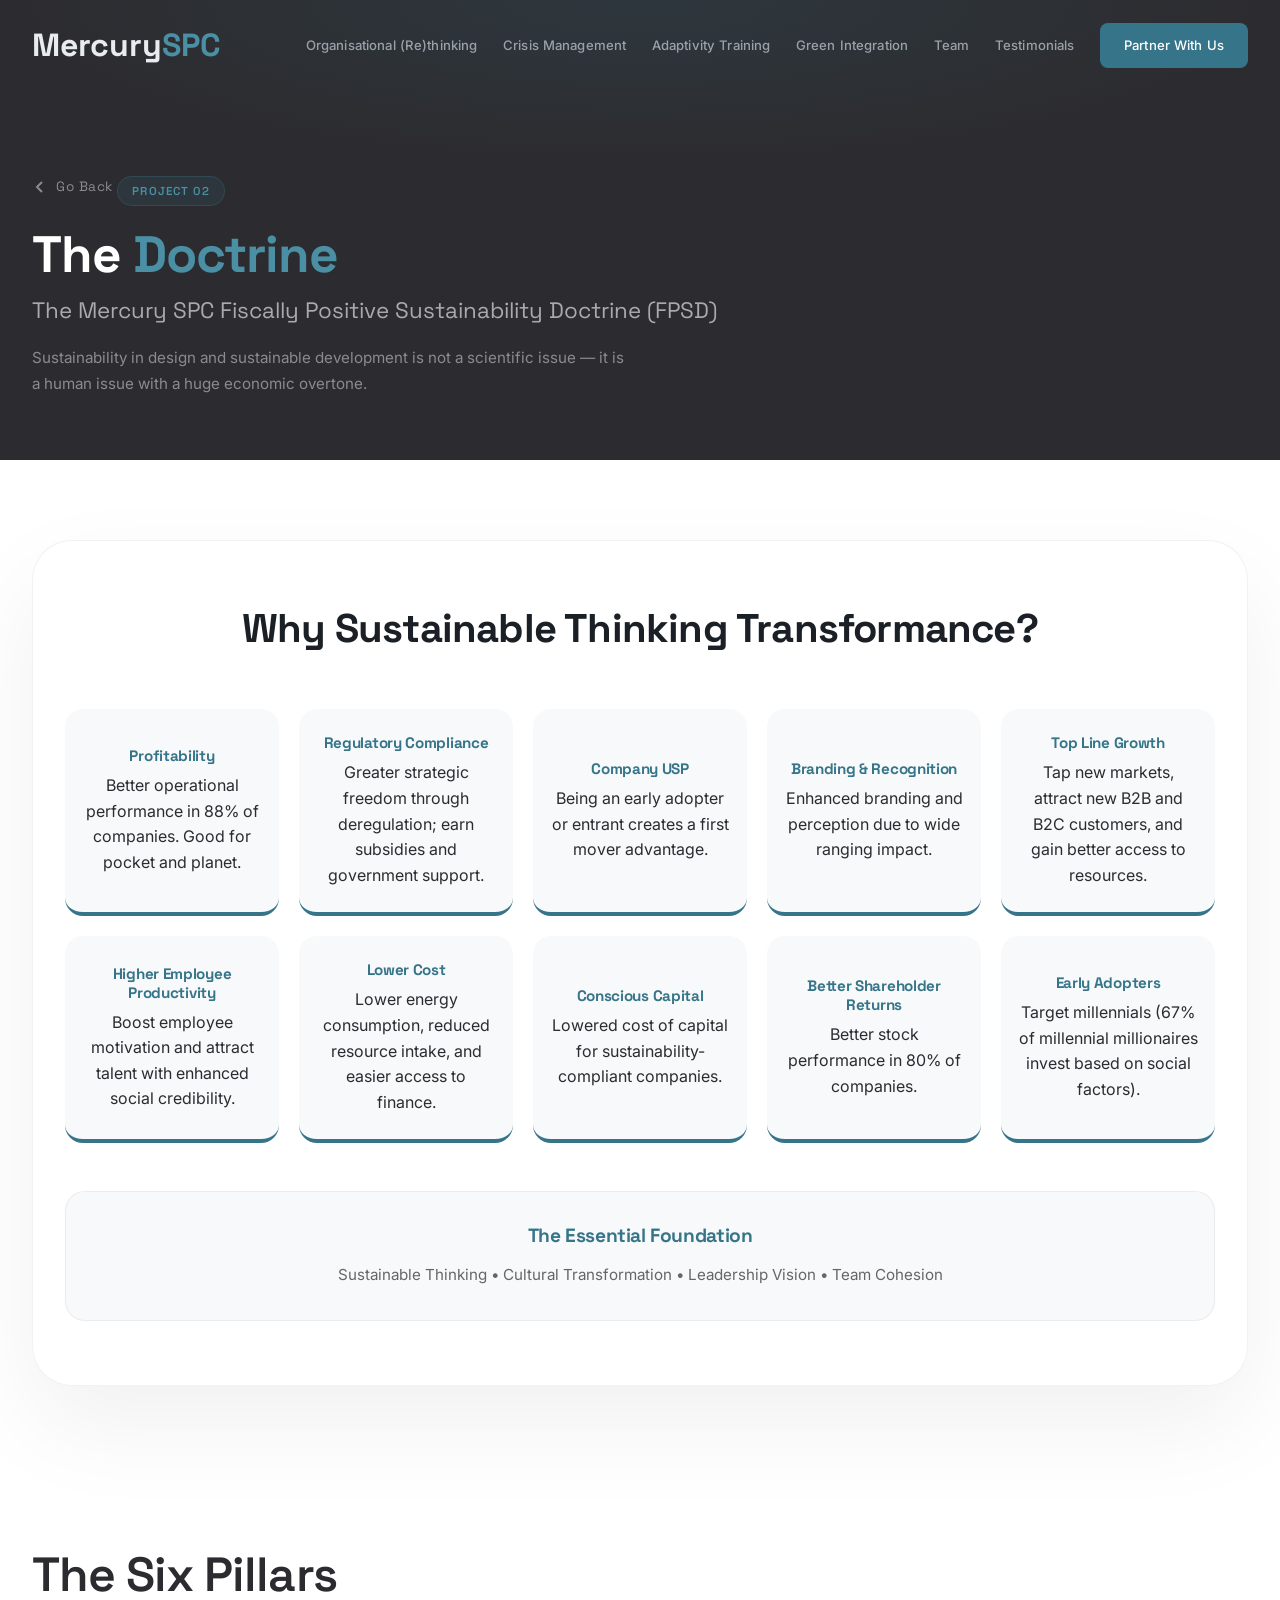
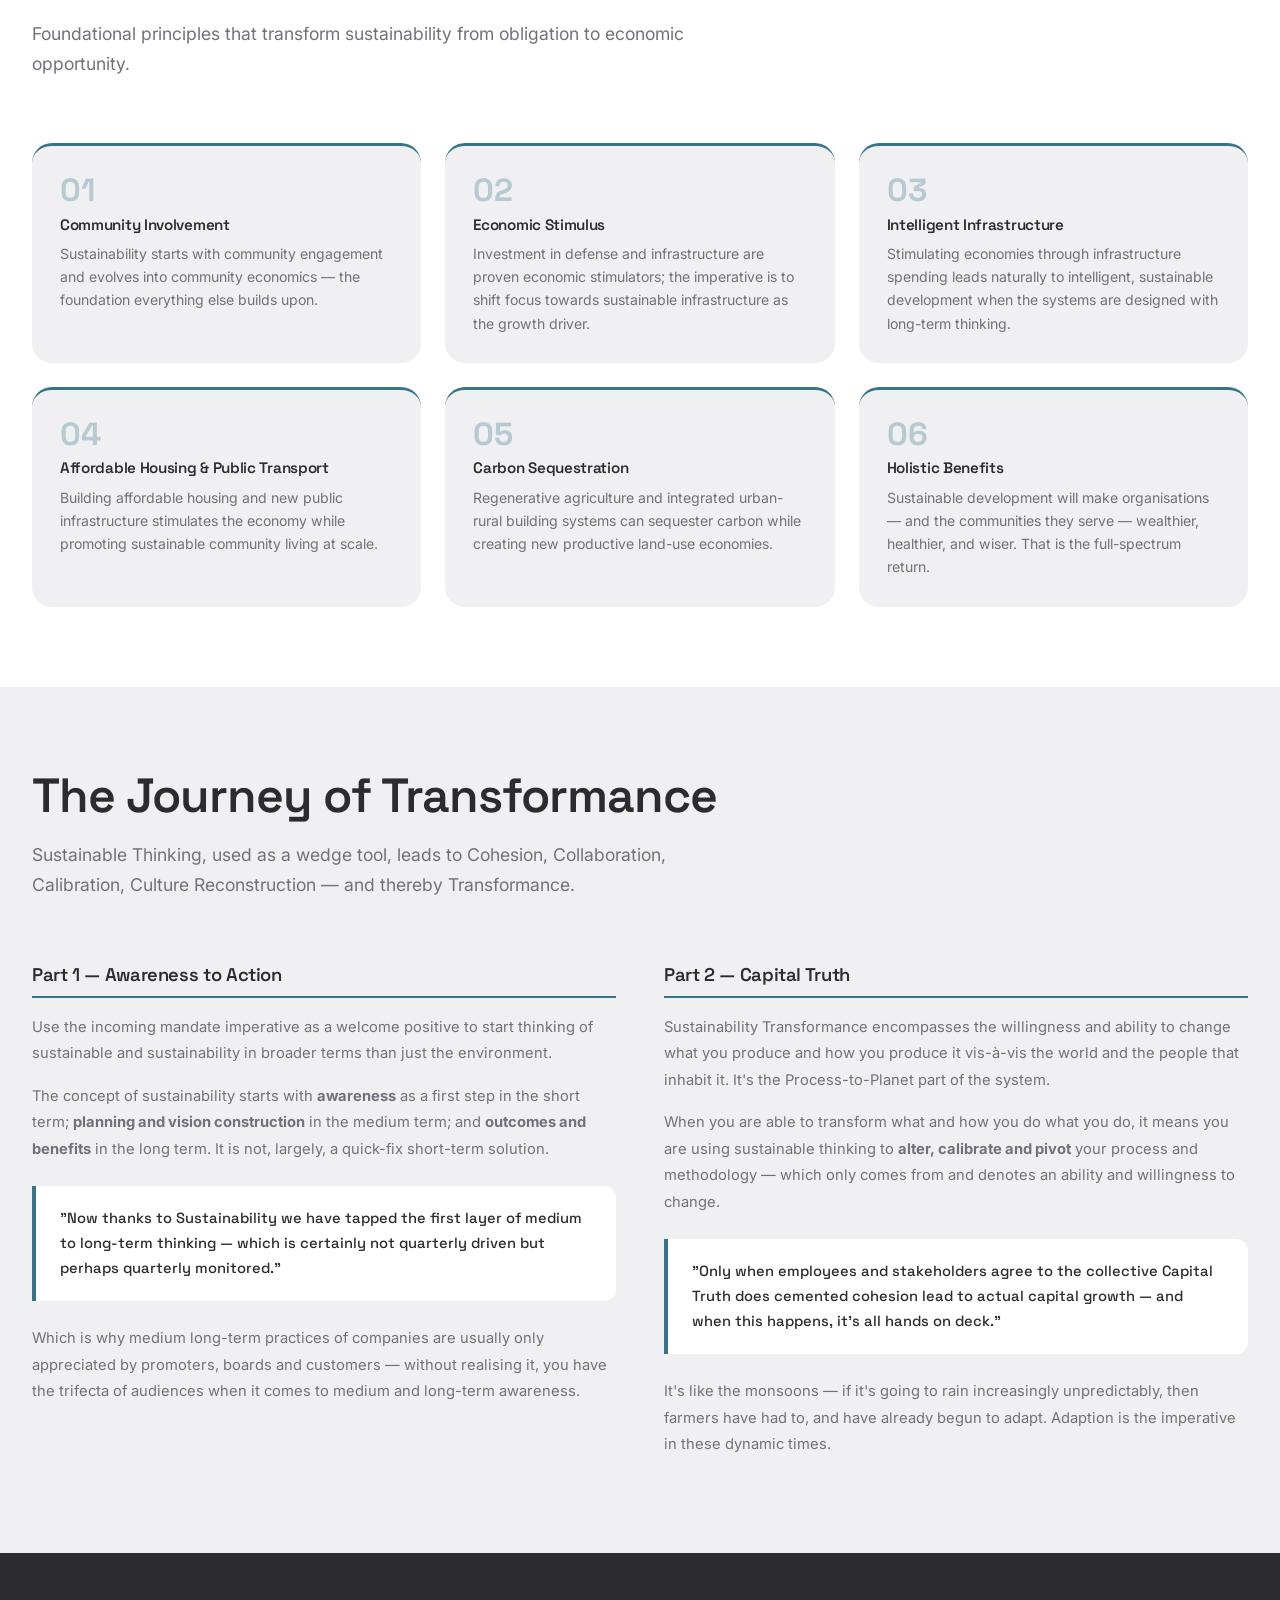
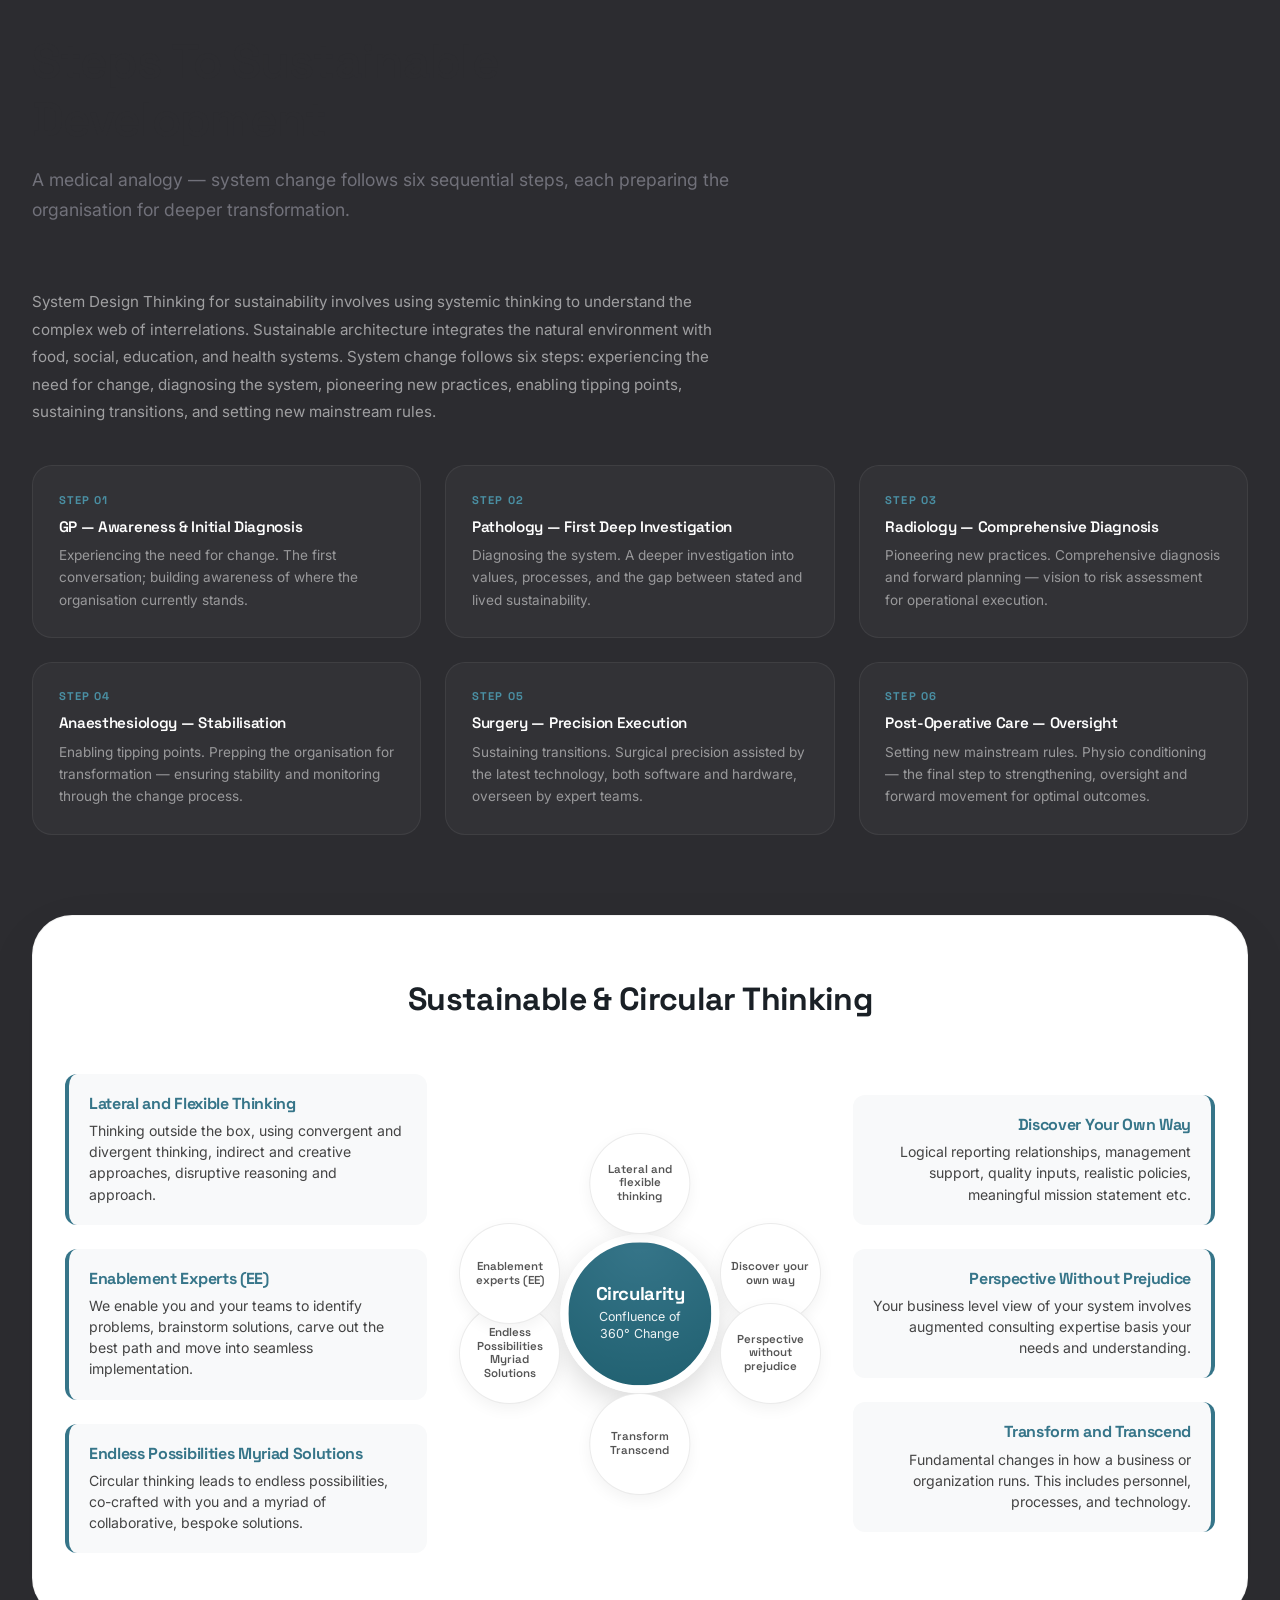
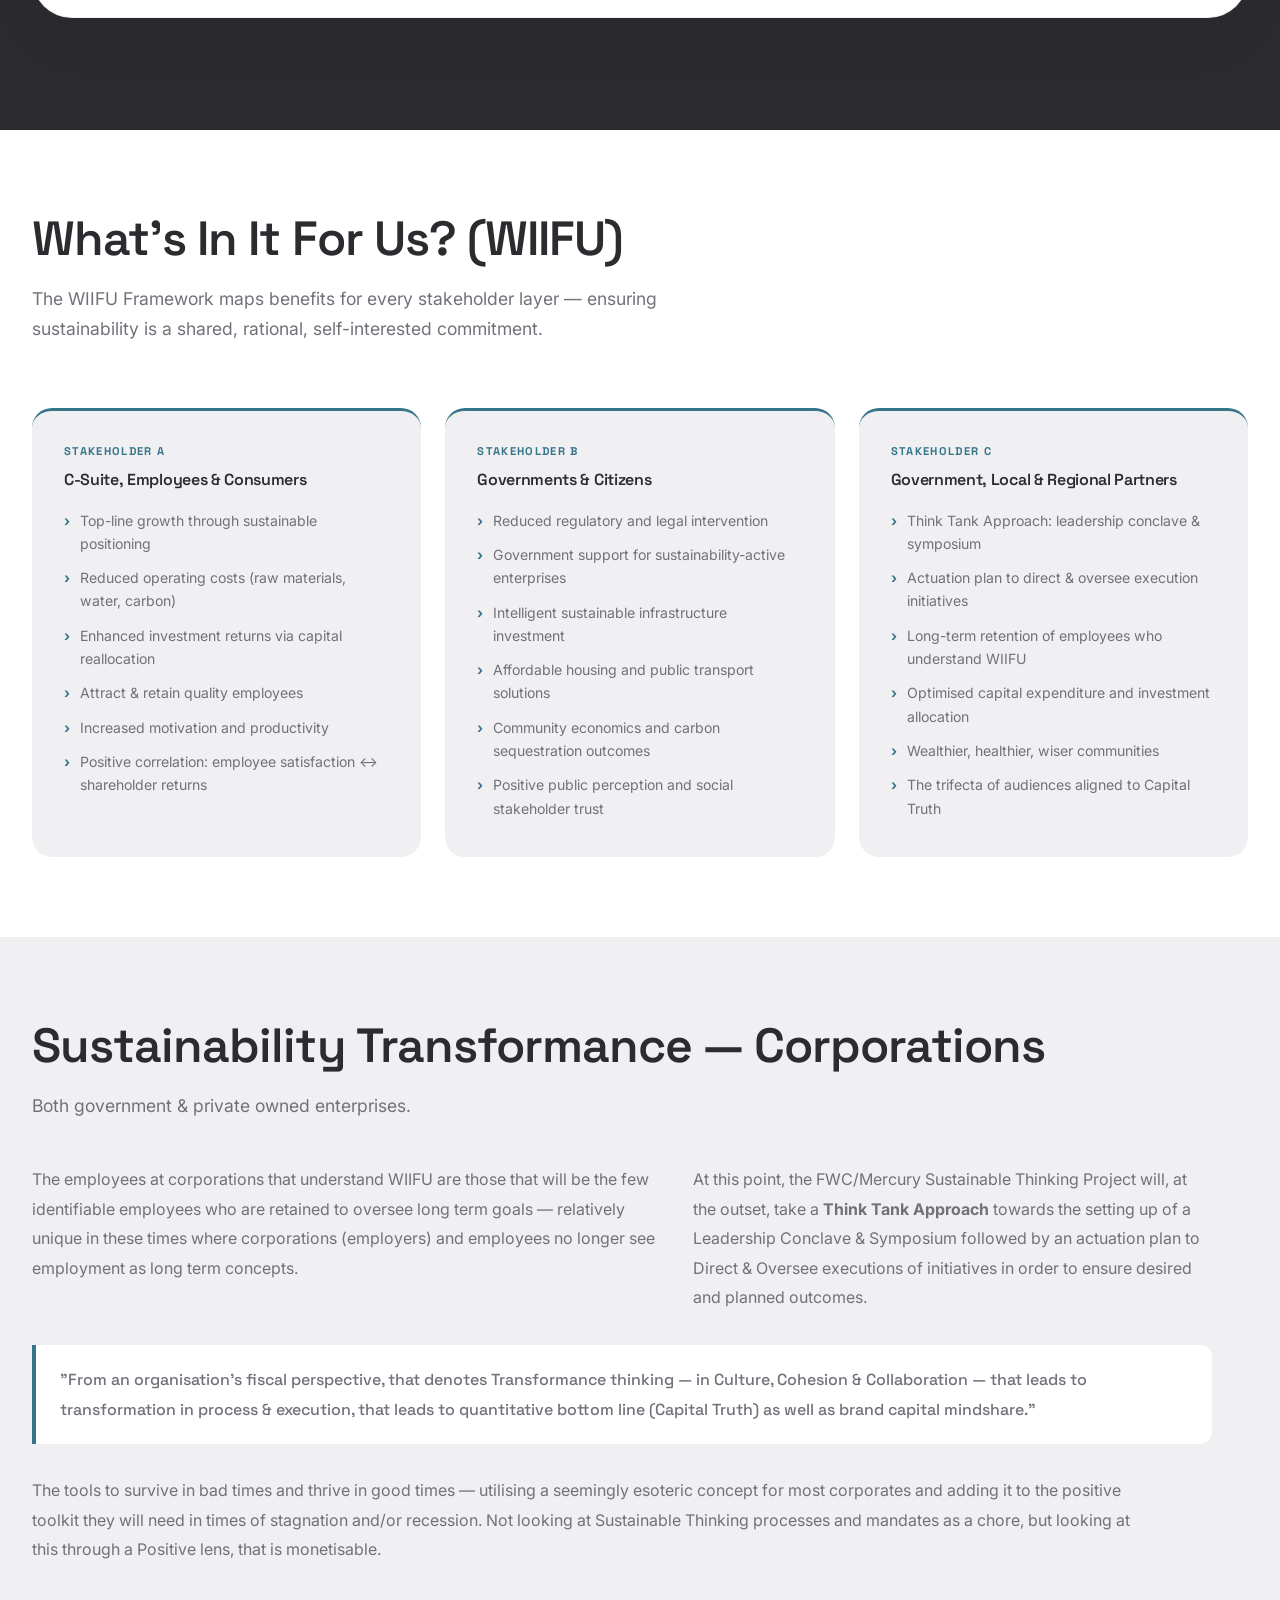
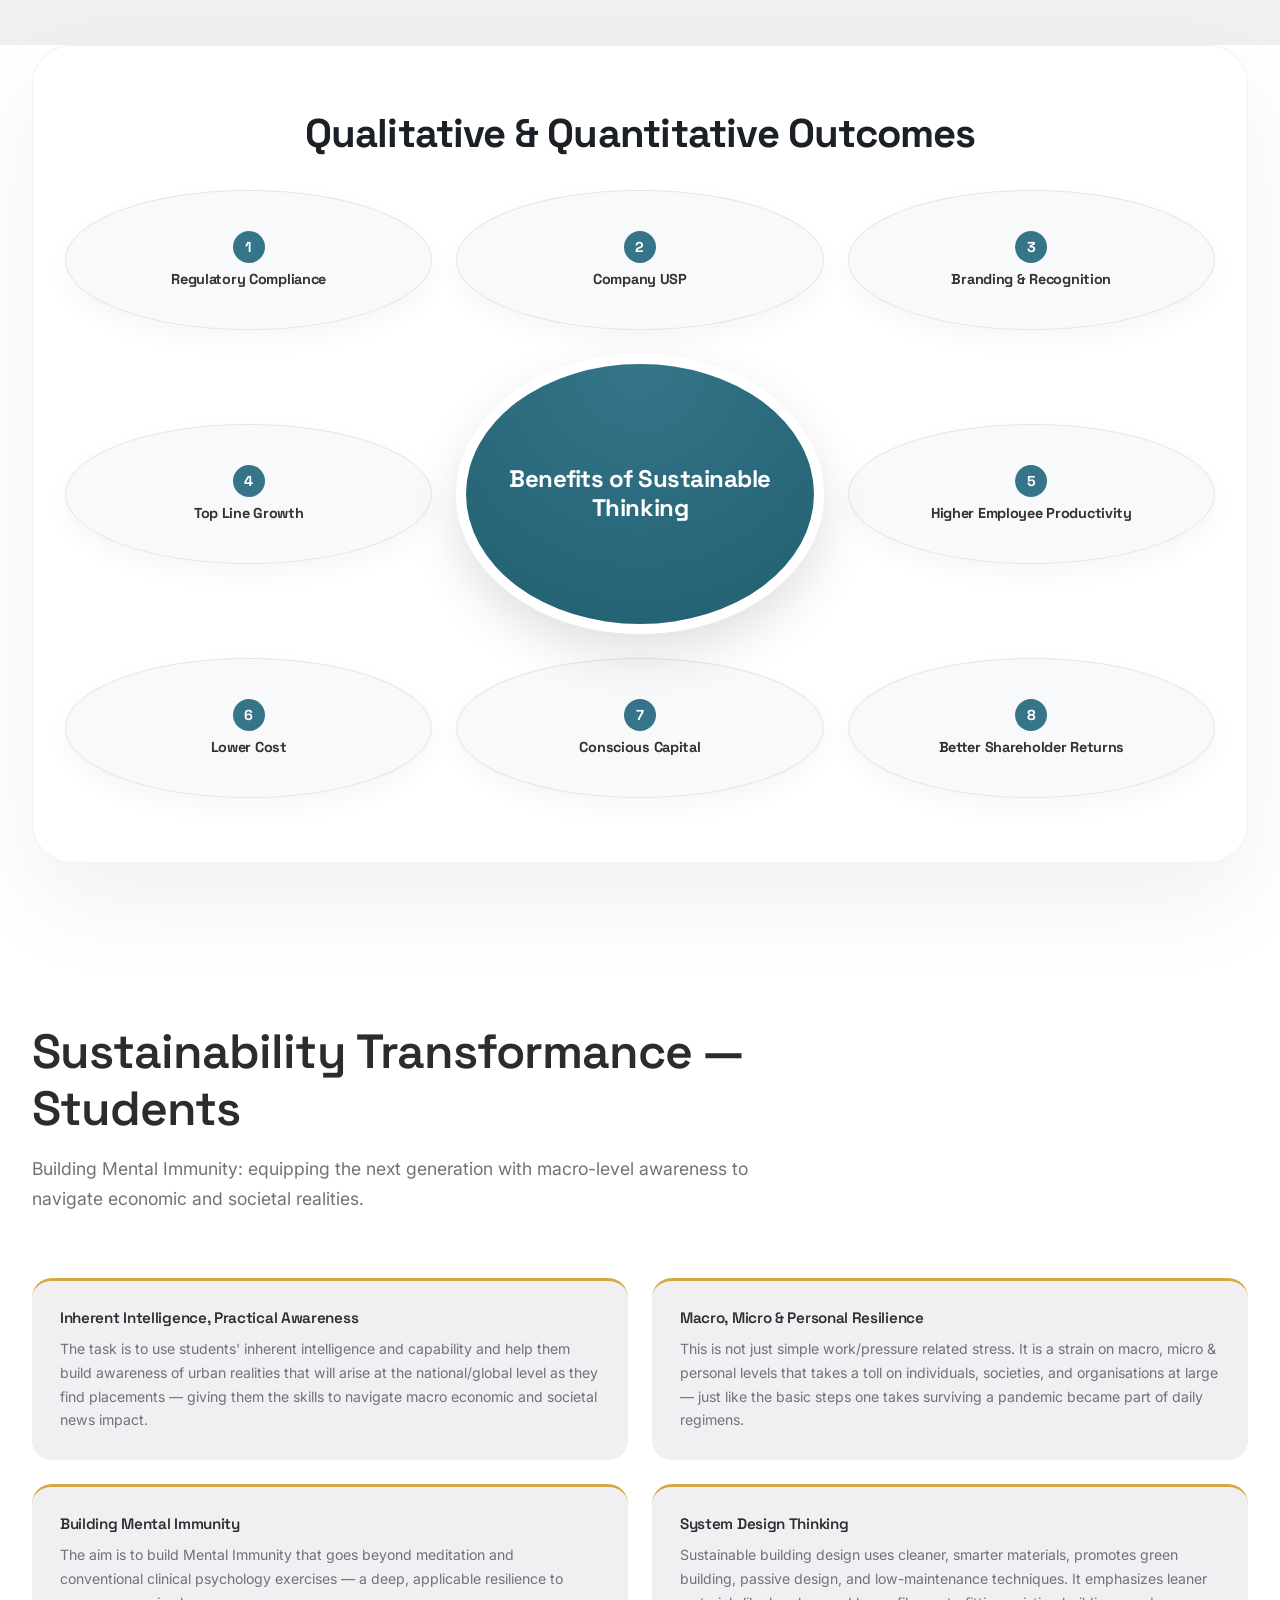
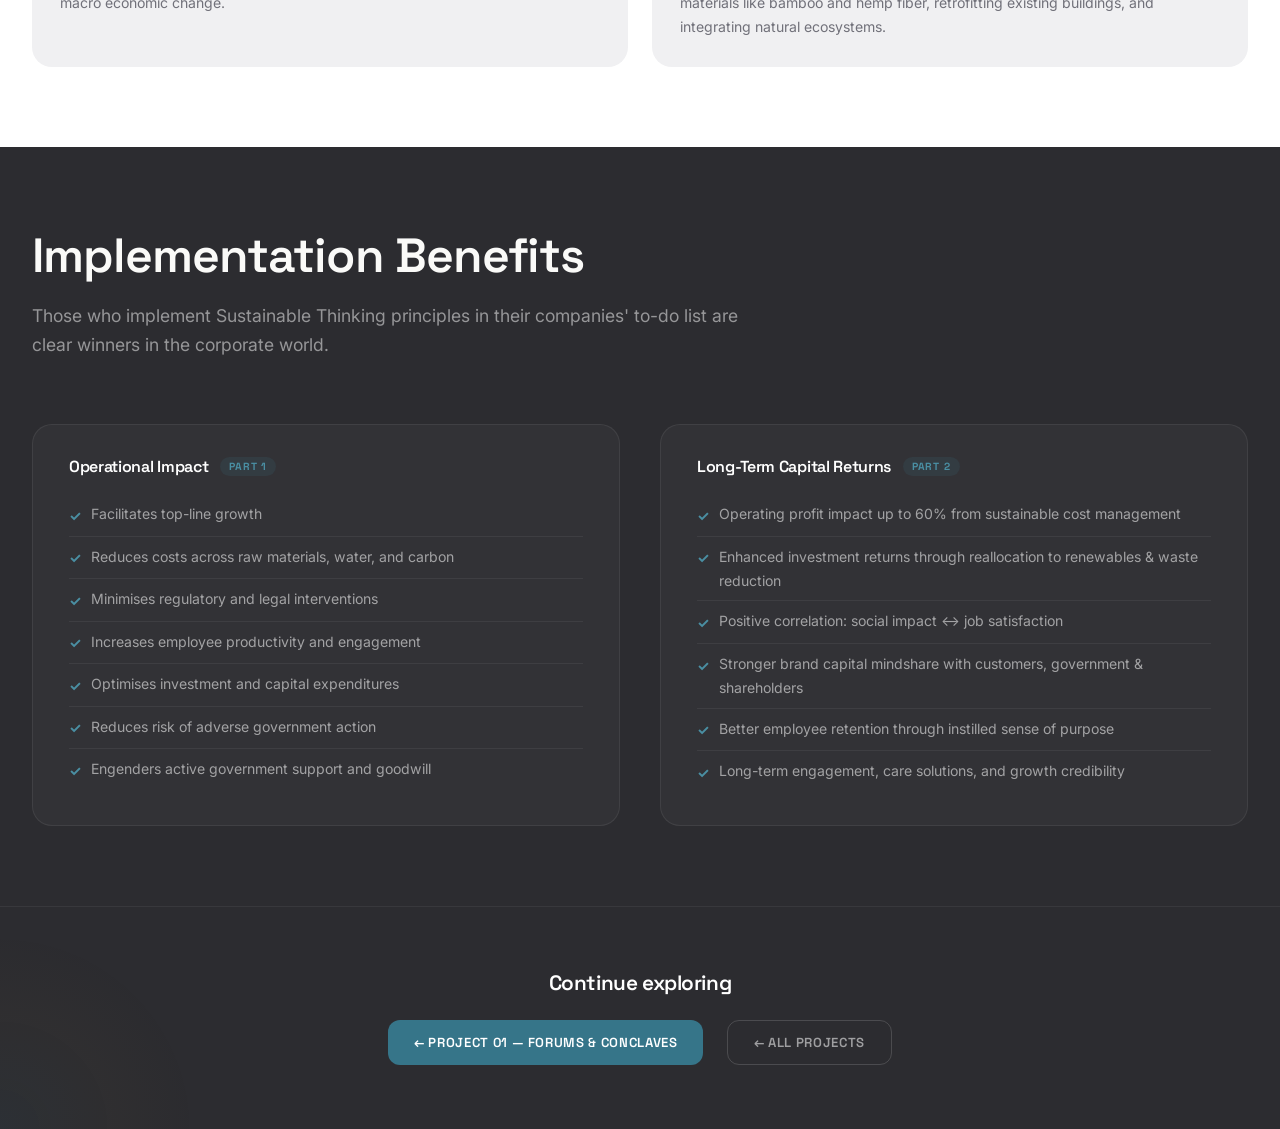
<file: project-02.html>
<!DOCTYPE html>
<html lang="en">
<head>
    <meta charset="UTF-8">
    <meta name="viewport" content="width=device-width, initial-scale=1.0">
    <title>The Doctrine — FPSD | Mercury SPC</title>
    <link rel="preconnect" href="https://fonts.googleapis.com">
    <link rel="preconnect" href="https://fonts.gstatic.com" crossorigin>
    <link href="https://fonts.googleapis.com/css2?family=Space+Grotesk:wght@300;400;500;600;700&family=Inter:wght@300;400;500;600;700&family=Caveat:wght@400;500;600;700&display=swap" rel="stylesheet">
    <link rel="stylesheet" href="styles-v2.css">
    <style>
        body { margin: 0; }

        /* ── Back ── */
        .p02-back {
            display: inline-flex;
            align-items: center;
            gap: 0.5rem;
            color: rgba(255,255,255,0.45);
            font-size: 0.85rem;
            font-family: var(--font-display);
            letter-spacing: 0.04em;
            text-decoration: none;
            transition: color 0.2s;
        }
        .p02-back:hover { color: var(--teal-light); }
        .p02-back svg { width: 16px; height: 16px; }

        /* ── Hero ── */
        .p02-hero {
            background: var(--dark);
            padding: 9rem 0 4rem;
            position: relative;
        }
        .p02-hero::before {
            content: '';
            position: absolute;
            inset: 0;
            background: radial-gradient(ellipse 70% 50% at 50% 0%, rgba(54,117,137,0.15) 0%, transparent 70%);
            pointer-events: none;
        }
        .p02-hero-badge {
            display: inline-block;
            background: rgba(54,117,137,0.15);
            border: 1px solid rgba(54,117,137,0.3);
            color: var(--teal-light);
            font-family: var(--font-display);
            font-size: 0.72rem;
            font-weight: 600;
            letter-spacing: 0.1em;
            text-transform: uppercase;
            padding: 0.3rem 0.9rem;
            border-radius: 100px;
            margin-top: 2rem;
            margin-bottom: 1.25rem;
        }
        .p02-hero h1 {
            font-family: var(--font-display);
            font-size: clamp(2rem, 4.5vw, 3.2rem);
            font-weight: 700;
            color: #ffffff;
            line-height: 1.15;
            margin-bottom: 0.5rem;
        }
        .p02-hero h1 span { color: var(--teal-light); }
        .p02-hero .p02-hero-tagline {
            font-family: var(--font-display);
            font-size: clamp(1.1rem, 2vw, 1.4rem);
            font-weight: 400;
            color: rgba(255,255,255,0.6);
            margin-bottom: 1rem;
        }
        .p02-hero p {
            color: rgba(255,255,255,0.45);
            font-size: 0.95rem;
            line-height: 1.7;
            max-width: 600px;
        }

        /* ── Doctrine graphics ── */
        .p02-graphic-band {
            padding: 0 0 4rem;
            background: var(--dark);
        }
        .p02-graphic-band--light {
            padding: 4rem 0 0;
            background: #ffffff;
        }
        .p02-graphic-band--dark {
            padding: 4rem 0 0;
            background: linear-gradient(180deg, var(--gray-bg) 0%, #ffffff 100%);
        }
        .p02-graphic-shell {
            background: #ffffff;
            border-radius: 40px;
            padding: 4rem 2rem;
            width: 100%;
            max-width: 1300px;
            margin: 0 auto;
            position: relative;
            overflow: hidden;
            box-shadow: 0 40px 100px rgba(0,0,0,0.06);
            border: 1px solid rgba(0,0,0,0.05);
        }
        .p02-graphic-title {
            position: relative;
            z-index: 1;
            margin-bottom: 3.5rem;
            text-align: center;
        }
        .p02-graphic-title h3 {
            font-family: var(--font-display);
            font-size: clamp(2rem, 4vw, 2.5rem);
            font-weight: 700;
            color: #1a2026;
            margin-bottom: 1rem;
        }
        .p02-graphic-title p {
            font-size: 1rem;
            color: #666;
            max-width: 720px;
            margin: 0 auto;
            line-height: 1.75;
        }
        .p02-title-bar {
            width: min(100%, 620px);
            height: 14px;
            border-radius: 999px;
            margin: 1.2rem auto 0;
            background: linear-gradient(90deg, #8ee6db 0%, #3ca1e6 58%, #2260ac 100%);
        }
        .p02-impact-grid {
            position: relative;
            z-index: 1;
            display: grid;
            grid-template-columns: repeat(5, minmax(0, 1fr));
            gap: 1.25rem;
            margin-top: 2rem;
        }
        .p02-impact-card {
            background: #f8f9fa;
            border-radius: 18px;
            padding: 1.5rem 1rem;
            min-height: 140px;
            border-bottom: 4px solid var(--teal);
            transition: all 0.3s ease;
            display: flex;
            flex-direction: column;
            justify-content: center;
            text-align: center;
        }
        .p02-impact-card:hover {
            transform: translateY(-5px);
            box-shadow: 0 15px 35px rgba(0,0,0,0.08);
            background: #ffffff;
        }
        .p02-impact-card h4 {
            font-family: var(--font-display);
            font-size: 0.95rem;
            font-weight: 700;
            color: var(--teal);
            text-transform: none;
            line-height: 1.25;
            margin-bottom: 0.5rem;
        }
        .p02-impact-card ul {
            list-style: none;
            padding: 0;
            margin: 0;
        }
        .p02-impact-card li {
            font-size: 0.82rem;
            line-height: 1.5;
            color: #555;
            margin: 0;
        }
        .p02-impact-foundation {
            position: relative;
            z-index: 1;
            margin-top: 3rem;
            padding: 2.25rem;
            border-radius: 20px;
            background: #f8f9fa;
            border: 1px solid rgba(0,0,0,0.05);
            text-align: center;
        }
        .p02-impact-foundation h4 {
            font-family: var(--font-display);
            font-size: 1.2rem;
            font-weight: 700;
            color: var(--teal);
            margin-bottom: 1.25rem;
            text-transform: none;
        }
        .p02-impact-foundation ul {
            list-style: none;
            padding: 0;
            margin: 0;
            display: flex;
            justify-content: center;
            gap: 2rem;
            flex-wrap: wrap;
        }
        .p02-impact-foundation li {
            font-size: 0.95rem;
            color: #666;
            line-height: 1.5;
        }
        .p02-impact-foundation li::before {
            content: '•';
            color: var(--teal);
            margin-right: 0.6rem;
        }
        .p02-outcomes-shell {
            background: #ffffff;
            box-shadow: 0 40px 100px rgba(0,0,0,0.06);
            border: 1px solid rgba(0,0,0,0.05);
            max-width: 1300px;
        }
        .p02-outcomes-shell .p02-graphic-title h3 {
            color: #1a2026;
        }
        .p02-outcomes-grid {
            position: relative;
            z-index: 1;
            display: grid;
            grid-template-columns: 1fr 1fr 1fr;
            grid-template-areas:
                'n8 n1 n2'
                'n7 core n3'
                'n6 n5 n4';
            gap: 1.5rem;
            align-items: center;
        }
        .p02-outcome-node {
            min-height: 140px;
            border-radius: 50%;
            padding: 1.25rem;
            background: #f8f9fa;
            border: 1px solid rgba(0,0,0,0.08);
            display: flex;
            flex-direction: column;
            justify-content: center;
            align-items: center;
            text-align: center;
            box-shadow: 0 10px 25px rgba(0,0,0,0.04);
            transition: all 0.3s ease;
        }
        .p02-outcome-node:hover {
            background: #ffffff;
            transform: scale(1.05);
            border-color: var(--teal);
        }
        .p02-outcome-badge {
            width: 32px;
            height: 32px;
            border-radius: 50%;
            display: grid;
            place-items: center;
            font-family: var(--font-display);
            font-size: 0.9rem;
            font-weight: 700;
            color: #ffffff;
            background: var(--teal);
            margin-bottom: 0.5rem;
        }
        .p02-outcome-node h4 {
            font-family: var(--font-display);
            font-size: 0.9rem;
            font-weight: 700;
            color: #333;
            line-height: 1.2;
        }
        .p02-outcome-core {
            grid-area: core;
            min-height: 280px;
            border-radius: 50%;
            background: radial-gradient(circle at top, var(--teal) 0%, #206070 100%);
            border: 10px solid #ffffff;
            box-shadow: 0 20px 50px rgba(0,0,0,0.12);
            display: flex;
            align-items: center;
            justify-content: center;
            text-align: center;
            padding: 2rem;
        }
        .p02-outcome-core h4 {
            font-family: var(--font-display);
            font-size: 1.5rem;
            font-weight: 700;
            color: #ffffff;
            line-height: 1.2;
            margin: 0;
        }
        .p02-outcome-core p { display: none; }
        .p02-circular-shell {
            background: #ffffff;
            padding: 4rem 2rem;
            border-radius: 40px;
            box-shadow: 0 20px 60px rgba(0,0,0,0.05);
        }
        .p02-circular-shell .p02-graphic-title h3 {
            color: #1a2026;
            font-size: 2rem;
            margin-bottom: 3rem;
        }
        .p02-circular-layout {
            position: relative;
            z-index: 1;
            display: grid;
            grid-template-columns: 1fr 1fr 1fr;
            gap: 2rem;
            align-items: center;
        }
        .p02-circular-notes {
            display: flex;
            flex-direction: column;
            gap: 1.5rem;
        }
        .p02-circular-note {
            padding: 1.25rem;
            border-radius: 12px;
            background: #f8f9fa;
            border-left: 4px solid var(--teal);
            transition: transform 0.3s ease;
            text-align: left;
        }
        .p02-circular-notes:last-of-type .p02-circular-note {
            border-left: none;
            border-right: 4px solid var(--teal);
            text-align: right;
        }
        .p02-circular-note h4 {
            color: var(--teal);
            font-size: 1rem;
            margin-bottom: 0.45rem;
            font-weight: 700;
        }
        .p02-circular-note p {
            color: #444;
            font-size: 0.88rem;
            line-height: 1.5;
            margin: 0;
        }
        .p02-circular-wheel-wrap {
            position: relative;
            width: 100%;
            aspect-ratio: 1 / 1;
        }
        .p02-circular-wheel {
            position: absolute;
            top: 0;
            left: 0;
            width: 100%;
            height: 100%;
            display: block;
        }
        .p02-circular-facet,
        .p02-circular-core {
            border-radius: 50%;
            text-align: center;
            display: flex;
            align-items: center;
            justify-content: center;
            position: absolute;
        }
        .p02-circular-facet {
            width: 28%;
            height: 28%;
            background: #ffffff;
            color: #555;
            font-family: var(--font-display);
            font-size: 0.72rem;
            font-weight: 600;
            line-height: 1.2;
            border: 1px solid rgba(0,0,0,0.08);
            box-shadow: 0 5px 15px rgba(0,0,0,0.05);
            padding: 0.5rem;
            z-index: 2;
        }
        /* Hexagonal distribution */
        .p02-circular-facet:nth-child(1) { top: 0; left: 50%; transform: translateX(-50%); }
        .p02-circular-facet:nth-child(2) { top: 25%; right: 0; }
        .p02-circular-facet:nth-child(3) { bottom: 25%; right: 0; }
        .p02-circular-facet:nth-child(4) { bottom: 0; left: 50%; transform: translateX(-50%); }
        .p02-circular-facet:nth-child(5) { bottom: 25%; left: 0; }
        .p02-circular-facet:nth-child(6) { top: 25%; left: 0; }

        .p02-circular-core {
            top: 50%;
            left: 50%;
            transform: translate(-50%, -50%);
            width: 44%;
            height: 44%;
            background: radial-gradient(circle at top, var(--teal) 0%, #206070 100%);
            border: 8px solid #ffffff;
            box-shadow: 0 10px 30px rgba(0,0,0,0.15);
            padding: 1rem;
            z-index: 1;
        }
        .p02-circular-core h4 {
            font-family: var(--font-display);
            font-size: 1.15rem;
            font-weight: 800;
            color: #ffffff;
            margin-bottom: 0.3rem;
            line-height: 1.1;
        }
        .p02-circular-core p {
            color: rgba(255,255,255,0.92);
            font-size: 0.78rem;
            line-height: 1.35;
            margin: 0;
        }

        /* ── Six Pillars ── */
        .p02-pillars {
            background: #ffffff;
            padding: 5rem 0;
        }
        .p02-pillars-grid {
            display: grid;
            grid-template-columns: repeat(3, 1fr);
            gap: 1.5rem;
            margin-top: 2.5rem;
        }
        .p02-pillar {
            background: var(--gray-bg);
            border-radius: var(--radius-lg);
            padding: 1.75rem;
            border-top: 3px solid var(--teal);
            transition: transform 0.2s, box-shadow 0.2s;
        }
        .p02-pillar:hover {
            transform: translateY(-4px);
            box-shadow: var(--shadow-lg);
        }
        .p02-pillar-num {
            font-family: var(--font-display);
            font-size: 2rem;
            font-weight: 700;
            color: var(--teal);
            opacity: 0.3;
            line-height: 1;
            margin-bottom: 0.6rem;
        }
        .p02-pillar h4 {
            font-family: var(--font-display);
            font-size: 0.95rem;
            font-weight: 600;
            color: var(--dark);
            margin-bottom: 0.5rem;
        }
        .p02-pillar p {
            font-size: 0.88rem;
            color: var(--muted);
            line-height: 1.65;
        }

        /* ── Transformance ── */
        .p02-transformance {
            background: var(--gray-bg);
            padding: 5rem 0;
        }
        .p02-two-col {
            display: grid;
            grid-template-columns: 1fr 1fr;
            gap: 3rem;
            margin-top: 2.5rem;
        }
        .p02-text-block h3 {
            font-family: var(--font-display);
            font-size: 1.15rem;
            font-weight: 600;
            color: var(--dark);
            margin-bottom: 1rem;
            padding-bottom: 0.6rem;
            border-bottom: 2px solid var(--teal);
        }
        .p02-text-block p {
            font-size: 0.92rem;
            color: var(--muted);
            line-height: 1.8;
            margin-bottom: 1rem;
        }
        .p02-quote {
            background: #ffffff;
            border-left: 4px solid var(--teal);
            border-radius: 0 var(--radius-md) var(--radius-md) 0;
            padding: 1.25rem 1.5rem;
            margin: 1.5rem 0;
        }
        .p02-quote p {
            font-family: var(--font-display);
            font-size: 0.92rem;
            font-weight: 500;
            color: var(--dark);
            line-height: 1.7;
            margin: 0;
        }

        /* ── Sustainable Thinking Steps ── */
        .p02-steps {
            background: var(--dark);
            padding: 5rem 0;
        }
        .p02-steps-intro {
            max-width: 700px;
            margin-bottom: 2.5rem;
        }
        .p02-steps-intro p {
            font-size: 0.95rem;
            color: rgba(255,255,255,0.55);
            line-height: 1.8;
        }
        .p02-steps-grid {
            display: grid;
            grid-template-columns: repeat(3, 1fr);
            gap: 1.5rem;
        }
        .p02-step {
            background: rgba(255,255,255,0.03);
            border: 1px solid rgba(255,255,255,0.06);
            border-radius: var(--radius-lg);
            padding: 1.6rem;
            transition: border-color 0.2s;
        }
        .p02-step:hover { border-color: rgba(54,117,137,0.3); }
        .p02-step-idx {
            font-family: var(--font-display);
            font-size: 0.7rem;
            font-weight: 700;
            letter-spacing: 0.1em;
            text-transform: uppercase;
            color: var(--teal-light);
            margin-bottom: 0.5rem;
        }
        .p02-step h4 {
            font-family: var(--font-display);
            font-size: 0.95rem;
            font-weight: 600;
            color: #ffffff;
            margin-bottom: 0.5rem;
        }
        .p02-step p {
            font-size: 0.85rem;
            color: rgba(255,255,255,0.5);
            line-height: 1.65;
        }

        /* ── WIIFU ── */
        .p02-wiifu {
            background: #ffffff;
            padding: 5rem 0;
        }
        .p02-wiifu-grid {
            display: grid;
            grid-template-columns: repeat(3, 1fr);
            gap: 1.5rem;
            margin-top: 2.5rem;
        }
        .p02-wiifu-card {
            background: var(--gray-bg);
            border-radius: var(--radius-lg);
            padding: 2rem;
            border-top: 3px solid var(--teal);
            transition: transform 0.2s;
        }
        .p02-wiifu-card:hover { transform: translateY(-3px); }
        .p02-wiifu-label {
            font-family: var(--font-display);
            font-size: 0.7rem;
            font-weight: 700;
            letter-spacing: 0.12em;
            text-transform: uppercase;
            color: var(--teal);
            margin-bottom: 0.6rem;
        }
        .p02-wiifu-card h4 {
            font-family: var(--font-display);
            font-size: 1rem;
            font-weight: 600;
            color: var(--dark);
            margin-bottom: 0.85rem;
        }
        .p02-wiifu-list {
            list-style: none;
            padding: 0;
            margin: 0;
        }
        .p02-wiifu-list li {
            font-size: 0.88rem;
            color: var(--muted);
            line-height: 1.65;
            padding: 0.35rem 0;
            padding-left: 1rem;
            position: relative;
        }
        .p02-wiifu-list li::before {
            content: '›';
            position: absolute;
            left: 0;
            color: var(--teal);
            font-weight: 700;
        }

        /* ── Corporations ── */
        .p02-corp {
            background: var(--gray-bg);
            padding: 5rem 0;
        }
            .p02-corp .section-header {
                max-width: 1080px;
                margin-bottom: 2.75rem;
            }
            .p02-corp .section-desc {
                max-width: 900px;
            }
        .p02-corp-body {
                display: grid;
                grid-template-columns: minmax(0, 1.15fr) minmax(320px, 0.95fr);
                gap: 1.5rem 2rem;
                max-width: 1180px;
                margin-top: 2rem;
                align-items: start;
        }
        .p02-corp-body p {
                font-size: 1rem;
            color: var(--muted);
                line-height: 1.85;
                margin-bottom: 0;
        }
            .p02-corp-body > p:nth-child(1) {
                grid-column: 1;
            }
            .p02-corp-body > p:nth-child(2) {
                grid-column: 2;
            }
        .p02-corp-body .p02-quote {
                grid-column: 1 / -1;
                margin: 0.5rem 0;
            }
            .p02-corp-body > p:last-child {
                grid-column: 1 / -1;
                max-width: 1100px;
        }

        /* ── Students ── */
        .p02-students {
            background: #ffffff;
            padding: 5rem 0;
        }
        .p02-students-grid {
            display: grid;
            grid-template-columns: repeat(2, 1fr);
            gap: 1.5rem;
            margin-top: 2.5rem;
        }
        .p02-student-card {
            background: var(--gray-bg);
            border-radius: var(--radius-lg);
            padding: 1.75rem;
            border-top: 3px solid var(--gold);
        }
        .p02-student-card h4 {
            font-family: var(--font-display);
            font-size: 0.95rem;
            font-weight: 600;
            color: var(--dark);
            margin-bottom: 0.6rem;
        }
        .p02-student-card p {
            font-size: 0.88rem;
            color: var(--muted);
            line-height: 1.7;
        }

        /* ── Benefits ── */
        .p02-benefits {
            background: var(--dark);
            padding: 5rem 0;
        }
        .p02-benefits-row {
            display: grid;
            grid-template-columns: 1fr 1fr;
            gap: 2.5rem;
            margin-top: 2.5rem;
        }
        .p02-benefit-panel {
            background: rgba(255,255,255,0.03);
            border: 1px solid rgba(255,255,255,0.07);
            border-radius: var(--radius-lg);
            padding: 2rem 2.25rem;
        }
        .p02-benefit-panel h3 {
            font-family: var(--font-display);
            font-size: 1rem;
            font-weight: 600;
            color: #ffffff;
            margin-bottom: 1.1rem;
            display: flex;
            align-items: center;
            gap: 0.75rem;
        }
        .p02-benefit-panel h3 .tag {
            background: rgba(54,117,137,0.15);
            color: var(--teal-light);
            font-size: 0.65rem;
            font-weight: 700;
            letter-spacing: 0.08em;
            text-transform: uppercase;
            padding: 0.2rem 0.55rem;
            border-radius: 100px;
        }
        .p02-benefit-list {
            list-style: none;
            padding: 0;
            margin: 0;
        }
        .p02-benefit-list li {
            font-size: 0.88rem;
            color: rgba(255,255,255,0.55);
            line-height: 1.7;
            padding: 0.5rem 0;
            border-bottom: 1px solid rgba(255,255,255,0.06);
            display: flex;
            align-items: flex-start;
            gap: 0.6rem;
        }
        .p02-benefit-list li:last-child { border-bottom: none; }
        .p02-benefit-list li::before {
            content: '✓';
            color: var(--teal-light);
            font-weight: 700;
            flex-shrink: 0;
            margin-top: 0.1rem;
        }

        /* ── Footer ── */
        .p02-footer {
            background: var(--dark);
            border-top: 1px solid rgba(255,255,255,0.06);
            padding: 4rem 0;
            text-align: center;
        }
        .p02-footer h3 {
            font-family: var(--font-display);
            font-size: 1.3rem;
            font-weight: 600;
            color: #ffffff;
            margin-bottom: 1.5rem;
        }
        .p02-footer-links {
            display: flex;
            justify-content: center;
            gap: 1.5rem;
            flex-wrap: wrap;
        }
        .p02-footer-links a {
            display: inline-flex;
            align-items: center;
            gap: 0.4rem;
            padding: 0.7rem 1.6rem;
            font-family: var(--font-display);
            font-size: 0.82rem;
            font-weight: 600;
            letter-spacing: 0.05em;
            text-transform: uppercase;
            text-decoration: none;
            border-radius: var(--radius-md);
            transition: all 0.2s;
        }
        .p02-footer-links .btn-primary {
            background: var(--teal);
            color: #ffffff;
        }
        .p02-footer-links .btn-primary:hover { background: #2a607a; }
        .p02-footer-links .btn-ghost {
            background: transparent;
            border: 1.5px solid rgba(255,255,255,0.15);
            color: rgba(255,255,255,0.55);
        }
        .p02-footer-links .btn-ghost:hover {
            border-color: var(--teal);
            color: var(--teal-light);
        }

        /* ── Responsive ── */
        @media (max-width: 900px) {
            .p02-pillars-grid,
            .p02-steps-grid,
            .p02-wiifu-grid { grid-template-columns: repeat(2, 1fr); }
            .p02-two-col,
            .p02-benefits-row,
            .p02-students-grid { grid-template-columns: 1fr; }
            .p02-impact-grid { grid-template-columns: repeat(2, minmax(0, 1fr)); }
            .p02-corp-body {
                grid-template-columns: 1fr;
                max-width: none;
            }
            .p02-corp-body > p:nth-child(1),
            .p02-corp-body > p:nth-child(2),
            .p02-corp-body .p02-quote,
            .p02-corp-body > p:last-child {
                grid-column: auto;
            }
            .p02-outcomes-grid,
            .p02-circular-layout { grid-template-columns: 1fr; }
            .p02-outcomes-grid {
                grid-template-areas:
                    'core'
                    'n1'
                    'n2'
                    'n3'
                    'n4'
                    'n5'
                    'n6'
                    'n7'
                    'n8';
            }
            .p02-outcome-core { min-height: 240px; border-radius: 32px; }
            .p02-circular-wheel { grid-template-columns: repeat(2, minmax(0, 1fr)); }
            .p02-circular-core {
                grid-column: 1 / -1;
                grid-row: auto;
                min-height: 220px;
            }
        }
        @media (max-width: 600px) {
            .p02-pillars-grid,
            .p02-steps-grid,
            .p02-wiifu-grid,
            .p02-students-grid { grid-template-columns: 1fr; }
            .p02-graphic-shell { padding: 1.25rem; border-radius: 22px; }
            .p02-impact-grid,
            .p02-circular-wheel { grid-template-columns: 1fr; }
            .p02-impact-foundation ul { justify-content: flex-start; }
            .p02-corp .section-header {
                margin-bottom: 2rem;
            }
            .p02-corp-body {
                gap: 1rem;
            }
        }
    </style>
</head>
<body>

    <!-- Navigation -->
    <nav class="nav">
        <div class="nav-container">
            <a href="index.html" class="nav-logo">
                <span class="logo-text">Mercury<span class="logo-spc">SPC</span></span>
            </a>
            <div class="nav-links" id="navLinks">
                <a href="what-we-do.html">Organisational (Re)thinking</a>
                <a href="perception-crisis.html">Crisis Management</a>
                <a href="adaptivity-training.html">Adaptivity Training</a>
                <a href="traditional-stewardship.html">Green Integration</a>
                <a href="team.html">Team</a>
                <a href="refrences.html">Testimonials</a>
                <a href="mailto:netto@mercurspc.com" class="nav-cta">Partner With Us</a>
            </div>
            <button class="nav-toggle" id="navToggle">MENU</button>
        </div>
    </nav>

    <!-- ==============================
         HERO
    ============================== -->
    <header class="p02-hero">
        <div class="container">
            <a href="green-rinsing-execution.html" class="p02-back">
                <svg viewBox="0 0 16 16" fill="none" stroke="currentColor" stroke-width="2"><path d="M10 3L5 8l5 5"/></svg>
                Go Back
            </a>
            <div class="p02-hero-badge">Project 02</div>
            <h1>The <span>Doctrine</span></h1>
            <div class="p02-hero-tagline">The Mercury SPC Fiscally Positive Sustainability Doctrine (FPSD)</div>
            <p>Sustainability in design and sustainable development is not a scientific issue — it is a human issue with a huge economic overtone.</p>
        </div>
    </header>

    <section class="p02-graphic-band" style="background: #ffffff; padding: 5rem 0;">
        <div class="container">
            <div class="p02-graphic-shell p02-impact-shell">
                <div class="p02-graphic-title">
                    <h3>Why Sustainable Thinking Transformance?</h3>
                </div>
                <div class="p02-impact-grid">
                    <article class="p02-impact-card">
                        <h4>Profitability</h4>
                        <p>Better operational performance in 88% of companies. Good for pocket and planet.</p>
                    </article>
                    <article class="p02-impact-card">
                        <h4>Regulatory Compliance</h4>
                        <p>Greater strategic freedom through deregulation; earn subsidies and government support.</p>
                    </article>
                    <article class="p02-impact-card">
                        <h4>Company USP</h4>
                        <p>Being an early adopter or entrant creates a first mover advantage.</p>
                    </article>
                    <article class="p02-impact-card">
                        <h4>Branding &amp; Recognition</h4>
                        <p>Enhanced branding and perception due to wide ranging impact.</p>
                    </article>
                    <article class="p02-impact-card">
                        <h4>Top Line Growth</h4>
                        <p>Tap new markets, attract new B2B and B2C customers, and gain better access to resources.</p>
                    </article>
                    <article class="p02-impact-card">
                        <h4>Higher Employee Productivity</h4>
                        <p>Boost employee motivation and attract talent with enhanced social credibility.</p>
                    </article>
                    <article class="p02-impact-card">
                        <h4>Lower Cost</h4>
                        <p>Lower energy consumption, reduced resource intake, and easier access to finance.</p>
                    </article>
                    <article class="p02-impact-card">
                        <h4>Conscious Capital</h4>
                        <p>Lowered cost of capital for sustainability-compliant companies.</p>
                    </article>
                    <article class="p02-impact-card">
                        <h4>Better Shareholder Returns</h4>
                        <p>Better stock performance in 80% of companies.</p>
                    </article>
                    <article class="p02-impact-card">
                        <h4>Early Adopters</h4>
                        <p>Target millennials (67% of millennial millionaires invest based on social factors).</p>
                    </article>
                </div>
                <div class="p02-impact-foundation" style="margin-top: 3rem; background: #f8f9fa; padding: 2rem; border-radius: 20px; text-align: center; border: 1px solid rgba(0,0,0,0.05);">
                    <h4 style="color: var(--teal); font-weight: 700; margin-bottom: 1rem; text-transform: none;">The Essential Foundation</h4>
                    <p style="color: #666; font-size: 0.95rem; margin-bottom: 0;">Sustainable Thinking &bull; Cultural Transformation &bull; Leadership Vision &bull; Team Cohesion</p>
                </div>
            </div>
        </div>
    </section>

    <!-- ==============================
         THE SIX PILLARS
    ============================== -->
    <section class="p02-pillars">
        <div class="container">
            <div class="section-header">
                <h2 class="section-title">The Six Pillars</h2>
                <p class="section-desc">Foundational principles that transform sustainability from obligation to economic opportunity.</p>
            </div>
            <div class="p02-pillars-grid">
                <div class="p02-pillar">
                    <div class="p02-pillar-num">01</div>
                    <h4>Community Involvement</h4>
                    <p>Sustainability starts with community engagement and evolves into community economics — the foundation everything else builds upon.</p>
                </div>
                <div class="p02-pillar">
                    <div class="p02-pillar-num">02</div>
                    <h4>Economic Stimulus</h4>
                    <p>Investment in defense and infrastructure are proven economic stimulators; the imperative is to shift focus towards sustainable infrastructure as the growth driver.</p>
                </div>
                <div class="p02-pillar">
                    <div class="p02-pillar-num">03</div>
                    <h4>Intelligent Infrastructure</h4>
                    <p>Stimulating economies through infrastructure spending leads naturally to intelligent, sustainable development when the systems are designed with long-term thinking.</p>
                </div>
                <div class="p02-pillar">
                    <div class="p02-pillar-num">04</div>
                    <h4>Affordable Housing &amp; Public Transport</h4>
                    <p>Building affordable housing and new public infrastructure stimulates the economy while promoting sustainable community living at scale.</p>
                </div>
                <div class="p02-pillar">
                    <div class="p02-pillar-num">05</div>
                    <h4>Carbon Sequestration</h4>
                    <p>Regenerative agriculture and integrated urban-rural building systems can sequester carbon while creating new productive land-use economies.</p>
                </div>
                <div class="p02-pillar">
                    <div class="p02-pillar-num">06</div>
                    <h4>Holistic Benefits</h4>
                    <p>Sustainable development will make organisations — and the communities they serve — wealthier, healthier, and wiser. That is the full-spectrum return.</p>
                </div>
            </div>
        </div>
    </section>

    <!-- ==============================
         JOURNEY OF TRANSFORMANCE
    ============================== -->
    <section class="p02-transformance">
        <div class="container">
            <div class="section-header">
                <h2 class="section-title">The Journey of Transformance</h2>
                <p class="section-desc">Sustainable Thinking, used as a wedge tool, leads to Cohesion, Collaboration, Calibration, Culture Reconstruction — and thereby Transformance.</p>
            </div>
            <div class="p02-two-col">
                <div class="p02-text-block">
                    <h3>Part 1 — Awareness to Action</h3>
                    <p>Use the incoming mandate imperative as a welcome positive to start thinking of sustainable and sustainability in broader terms than just the environment.</p>
                    <p>The concept of sustainability starts with <strong>awareness</strong> as a first step in the short term; <strong>planning and vision construction</strong> in the medium term; and <strong>outcomes and benefits</strong> in the long term. It is not, largely, a quick-fix short-term solution.</p>
                    <div class="p02-quote">
                        <p>"Now thanks to Sustainability we have tapped the first layer of medium to long-term thinking — which is certainly not quarterly driven but perhaps quarterly monitored."</p>
                    </div>
                    <p>Which is why medium long-term practices of companies are usually only appreciated by promoters, boards and customers — without realising it, you have the trifecta of audiences when it comes to medium and long-term awareness.</p>
                </div>
                <div class="p02-text-block">
                    <h3>Part 2 — Capital Truth</h3>
                    <p>Sustainability Transformance encompasses the willingness and ability to change what you produce and how you produce it vis-à-vis the world and the people that inhabit it. It's the Process-to-Planet part of the system.</p>
                    <p>When you are able to transform what and how you do what you do, it means you are using sustainable thinking to <strong>alter, calibrate and pivot</strong> your process and methodology — which only comes from and denotes an ability and willingness to change.</p>
                    <div class="p02-quote">
                        <p>"Only when employees and stakeholders agree to the collective Capital Truth does cemented cohesion lead to actual capital growth — and when this happens, it's all hands on deck."</p>
                    </div>
                    <p>It's like the monsoons — if it's going to rain increasingly unpredictably, then farmers have had to, and have already begun to adapt. Adaption is the imperative in these dynamic times.</p>
                </div>
            </div>
        </div>
    </section>

    <!-- ==============================
         STEPS TO SUSTAINABLE DEVELOPMENT
    ============================== -->
    <section class="p02-steps">
        <div class="container">
            <div class="section-header">
                <h2 class="section-title">Steps To Sustainable Development</h2>
                <p class="section-desc">A medical analogy — system change follows six sequential steps, each preparing the organisation for deeper transformation.</p>
            </div>
            <div class="p02-steps-intro">
                <p>System Design Thinking for sustainability involves using systemic thinking to understand the complex web of interrelations. Sustainable architecture integrates the natural environment with food, social, education, and health systems. System change follows six steps: experiencing the need for change, diagnosing the system, pioneering new practices, enabling tipping points, sustaining transitions, and setting new mainstream rules.</p>
            </div>

            <div class="p02-steps-grid">
                <div class="p02-step">
                    <div class="p02-step-idx">Step 01</div>
                    <h4>GP — Awareness &amp; Initial Diagnosis</h4>
                    <p>Experiencing the need for change. The first conversation; building awareness of where the organisation currently stands.</p>
                </div>
                <div class="p02-step">
                    <div class="p02-step-idx">Step 02</div>
                    <h4>Pathology — First Deep Investigation</h4>
                    <p>Diagnosing the system. A deeper investigation into values, processes, and the gap between stated and lived sustainability.</p>
                </div>
                <div class="p02-step">
                    <div class="p02-step-idx">Step 03</div>
                    <h4>Radiology — Comprehensive Diagnosis</h4>
                    <p>Pioneering new practices. Comprehensive diagnosis and forward planning — vision to risk assessment for operational execution.</p>
                </div>
                <div class="p02-step">
                    <div class="p02-step-idx">Step 04</div>
                    <h4>Anaesthesiology — Stabilisation</h4>
                    <p>Enabling tipping points. Prepping the organisation for transformation — ensuring stability and monitoring through the change process.</p>
                </div>
                <div class="p02-step">
                    <div class="p02-step-idx">Step 05</div>
                    <h4>Surgery — Precision Execution</h4>
                    <p>Sustaining transitions. Surgical precision assisted by the latest technology, both software and hardware, overseen by expert teams.</p>
                </div>
                <div class="p02-step">
                    <div class="p02-step-idx">Step 06</div>
                    <h4>Post-Operative Care — Oversight</h4>
                    <p>Setting new mainstream rules. Physio conditioning — the final step to strengthening, oversight and forward movement for optimal outcomes.</p>
                </div>
            </div>

            <!-- Redesigned Sustainable & Circular Thinking Graphic -->
            <div class="p02-graphic-shell p02-circular-shell" style="margin: 5rem 0 2rem;">
                <div class="p02-graphic-title">
                    <h3>Sustainable &amp; Circular Thinking</h3>
                </div>
                <div class="p02-circular-layout">
                    <div class="p02-circular-notes">
                        <div class="p02-circular-note">
                            <h4>Lateral and Flexible Thinking</h4>
                            <p>Thinking outside the box, using convergent and divergent thinking, indirect and creative approaches, disruptive reasoning and approach.</p>
                        </div>
                        <div class="p02-circular-note">
                            <h4>Enablement Experts (EE)</h4>
                            <p>We enable you and your teams to identify problems, brainstorm solutions, carve out the best path and move into seamless implementation.</p>
                        </div>
                        <div class="p02-circular-note">
                            <h4>Endless Possibilities Myriad Solutions</h4>
                            <p>Circular thinking leads to endless possibilities, co-crafted with you and a myriad of collaborative, bespoke solutions.</p>
                        </div>
                    </div>
                    <div class="p02-circular-wheel-wrap">
                        <div class="p02-circular-wheel">
                            <div class="p02-circular-facet">Lateral and flexible thinking</div>
                            <div class="p02-circular-facet">Discover your own way</div>
                            <div class="p02-circular-facet">Perspective without prejudice</div>
                            <div class="p02-circular-facet">Transform Transcend</div>
                            <div class="p02-circular-facet">Endless Possibilities Myriad Solutions</div>
                            <div class="p02-circular-facet">Enablement experts (EE)</div>
                            <div class="p02-circular-core">
                                <div>
                                    <h4>Circularity</h4>
                                    <p>Confluence of 360&deg; Change</p>
                                </div>
                            </div>
                        </div>
                    </div>
                    <div class="p02-circular-notes">
                        <div class="p02-circular-note">
                            <h4>Discover Your Own Way</h4>
                            <p>Logical reporting relationships, management support, quality inputs, realistic policies, meaningful mission statement etc.</p>
                        </div>
                        <div class="p02-circular-note">
                            <h4>Perspective Without Prejudice</h4>
                            <p>Your business level view of your system involves augmented consulting expertise basis your needs and understanding.</p>
                        </div>
                        <div class="p02-circular-note">
                            <h4>Transform and Transcend</h4>
                            <p>Fundamental changes in how a business or organization runs. This includes personnel, processes, and technology.</p>
                        </div>
                    </div>
                </div>
            </div>
        </div>
    </section>

    <!-- ==============================
         WIIFU — WHAT'S IN IT FOR US
    ============================== -->
    <section class="p02-wiifu">
        <div class="container">
            <div class="section-header">
                <h2 class="section-title">What's In It For Us? (WIIFU)</h2>
                <p class="section-desc">The WIIFU Framework maps benefits for every stakeholder layer — ensuring sustainability is a shared, rational, self-interested commitment.</p>
            </div>
            <div class="p02-wiifu-grid">
                <div class="p02-wiifu-card">
                    <div class="p02-wiifu-label">Stakeholder A</div>
                    <h4>C-Suite, Employees &amp; Consumers</h4>
                    <ul class="p02-wiifu-list">
                        <li>Top-line growth through sustainable positioning</li>
                        <li>Reduced operating costs (raw materials, water, carbon)</li>
                        <li>Enhanced investment returns via capital reallocation</li>
                        <li>Attract &amp; retain quality employees</li>
                        <li>Increased motivation and productivity</li>
                        <li>Positive correlation: employee satisfaction ↔ shareholder returns</li>
                    </ul>
                </div>
                <div class="p02-wiifu-card">
                    <div class="p02-wiifu-label">Stakeholder B</div>
                    <h4>Governments &amp; Citizens</h4>
                    <ul class="p02-wiifu-list">
                        <li>Reduced regulatory and legal intervention</li>
                        <li>Government support for sustainability-active enterprises</li>
                        <li>Intelligent sustainable infrastructure investment</li>
                        <li>Affordable housing and public transport solutions</li>
                        <li>Community economics and carbon sequestration outcomes</li>
                        <li>Positive public perception and social stakeholder trust</li>
                    </ul>
                </div>
                <div class="p02-wiifu-card">
                    <div class="p02-wiifu-label">Stakeholder C</div>
                    <h4>Government, Local &amp; Regional Partners</h4>
                    <ul class="p02-wiifu-list">
                        <li>Think Tank Approach: leadership conclave &amp; symposium</li>
                        <li>Actuation plan to direct &amp; oversee execution initiatives</li>
                        <li>Long-term retention of employees who understand WIIFU</li>
                        <li>Optimised capital expenditure and investment allocation</li>
                        <li>Wealthier, healthier, wiser communities</li>
                        <li>The trifecta of audiences aligned to Capital Truth</li>
                    </ul>
                </div>
            </div>
        </div>
    </section>

    <!-- ==============================
         CORPORATIONS — TRANSFORMANCE
    ============================== -->
    <section class="p02-corp">
        <div class="container">
            <div class="section-header">
                <h2 class="section-title">Sustainability Transformance — Corporations</h2>
                <p class="section-desc">Both government &amp; private owned enterprises.</p>
            </div>
            <div class="p02-corp-body">
                <p>The employees at corporations that understand WIIFU are those that will be the few identifiable employees who are retained to oversee long term goals — relatively unique in these times where corporations (employers) and employees no longer see employment as long term concepts.</p>
                <p>At this point, the FWC/Mercury Sustainable Thinking Project will, at the outset, take a <strong>Think Tank Approach</strong> towards the setting up of a Leadership Conclave &amp; Symposium followed by an actuation plan to Direct &amp; Oversee executions of initiatives in order to ensure desired and planned outcomes.</p>
                <div class="p02-quote">
                    <p>"From an organisation's fiscal perspective, that denotes Transformance thinking — in Culture, Cohesion &amp; Collaboration — that leads to transformation in process &amp; execution, that leads to quantitative bottom line (Capital Truth) as well as brand capital mindshare."</p>
                </div>
                <p>The tools to survive in bad times and thrive in good times — utilising a seemingly esoteric concept for most corporates and adding it to the positive toolkit they will need in times of stagnation and/or recession. Not looking at Sustainable Thinking processes and mandates as a chore, but looking at this through a Positive lens, that is monetisable.</p>
            </div>
        </div>
    </section>

    <!-- Redesigned Qualitative & Quantitative Outcomes Graphic -->
    <section class="p02-graphic-band" style="background: #ffffff; padding: 0 0 5rem;">
        <div class="container">
            <div class="p02-graphic-shell p02-outcomes-shell">
                <div class="p02-graphic-title" style="margin-bottom: 2rem;">
                    <h3>Qualitative &amp; Quantitative Outcomes</h3>
                </div>
                <div class="p02-outcomes-grid">
                    <article class="p02-outcome-node p02-outcome-node--1">
                        <div class="p02-outcome-badge">1</div>
                        <h4>Regulatory Compliance</h4>
                    </article>
                    <article class="p02-outcome-node p02-outcome-node--2">
                        <div class="p02-outcome-badge">2</div>
                        <h4>Company USP</h4>
                    </article>
                    <article class="p02-outcome-node p02-outcome-node--3">
                        <div class="p02-outcome-badge">3</div>
                        <h4>Branding &amp; Recognition</h4>
                    </article>
                    <article class="p02-outcome-node p02-outcome-node--4">
                        <div class="p02-outcome-badge">4</div>
                        <h4>Top Line Growth</h4>
                    </article>
                    <article class="p02-outcome-node p02-outcome-node--5">
                        <div class="p02-outcome-badge">5</div>
                        <h4>Higher Employee Productivity</h4>
                    </article>
                    <article class="p02-outcome-node p02-outcome-node--6">
                        <div class="p02-outcome-badge">6</div>
                        <h4>Lower Cost</h4>
                    </article>
                    <article class="p02-outcome-node p02-outcome-node--7">
                        <div class="p02-outcome-badge">7</div>
                        <h4>Conscious Capital</h4>
                    </article>
                    <article class="p02-outcome-node p02-outcome-node--8">
                        <div class="p02-outcome-badge">8</div>
                        <h4>Better Shareholder Returns</h4>
                    </article>
                    <div class="p02-outcome-core">
                        <div>
                            <h4>Benefits of Sustainable Thinking</h4>
                        </div>
                    </div>
                </div>
            </div>
        </div>
    </section>

    <!-- ==============================
         STUDENTS — NEXT GENERATION
    ============================== -->
    <section class="p02-students">
        <div class="container">
            <div class="section-header">
                <h2 class="section-title">Sustainability Transformance — Students</h2>
                <p class="section-desc">Building Mental Immunity: equipping the next generation with macro-level awareness to navigate economic and societal realities.</p>
            </div>
            <div class="p02-students-grid">
                <div class="p02-student-card">
                    <h4>Inherent Intelligence, Practical Awareness</h4>
                    <p>The task is to use students' inherent intelligence and capability and help them build awareness of urban realities that will arise at the national/global level as they find placements — giving them the skills to navigate macro economic and societal news impact.</p>
                </div>
                <div class="p02-student-card">
                    <h4>Macro, Micro &amp; Personal Resilience</h4>
                    <p>This is not just simple work/pressure related stress. It is a strain on macro, micro &amp; personal levels that takes a toll on individuals, societies, and organisations at large — just like the basic steps one takes surviving a pandemic became part of daily regimens.</p>
                </div>
                <div class="p02-student-card">
                    <h4>Building Mental Immunity</h4>
                    <p>The aim is to build Mental Immunity that goes beyond meditation and conventional clinical psychology exercises — a deep, applicable resilience to macro economic change.</p>
                </div>
                <div class="p02-student-card">
                    <h4>System Design Thinking</h4>
                    <p>Sustainable building design uses cleaner, smarter materials, promotes green building, passive design, and low-maintenance techniques. It emphasizes leaner materials like bamboo and hemp fiber, retrofitting existing buildings, and integrating natural ecosystems.</p>
                </div>
            </div>
        </div>
    </section>

    <!-- ==============================
         IMPLEMENTATION BENEFITS
    ============================== -->
    <section class="p02-benefits">
        <div class="container">
            <div class="section-header light">
                <h2 class="section-title">Implementation Benefits</h2>
                <p class="section-desc" style="color: rgba(255,255,255,0.5);">Those who implement Sustainable Thinking principles in their companies' to-do list are clear winners in the corporate world.</p>
            </div>
            <div class="p02-benefits-row">
                <div class="p02-benefit-panel">
                    <h3>Operational Impact <span class="tag">Part 1</span></h3>
                    <ul class="p02-benefit-list">
                        <li>Facilitates top-line growth</li>
                        <li>Reduces costs across raw materials, water, and carbon</li>
                        <li>Minimises regulatory and legal interventions</li>
                        <li>Increases employee productivity and engagement</li>
                        <li>Optimises investment and capital expenditures</li>
                        <li>Reduces risk of adverse government action</li>
                        <li>Engenders active government support and goodwill</li>
                    </ul>
                </div>
                <div class="p02-benefit-panel">
                    <h3>Long-Term Capital Returns <span class="tag">Part 2</span></h3>
                    <ul class="p02-benefit-list">
                        <li>Operating profit impact up to 60% from sustainable cost management</li>
                        <li>Enhanced investment returns through reallocation to renewables &amp; waste reduction</li>
                        <li>Positive correlation: social impact ↔ job satisfaction</li>
                        <li>Stronger brand capital mindshare with customers, government &amp; shareholders</li>
                        <li>Better employee retention through instilled sense of purpose</li>
                        <li>Long-term engagement, care solutions, and growth credibility</li>
                    </ul>
                </div>
            </div>
        </div>
    </section>

    <!-- ==============================
         FOOTER
    ============================== -->
    <footer class="p02-footer">
        <div class="container">
            <h3>Continue exploring</h3>
            <div class="p02-footer-links">
                <a href="project-01.html" class="btn-primary">&larr; Project 01 — Forums &amp; Conclaves</a>
                <a href="green-rinsing-execution.html" class="btn-ghost">&larr; All Projects</a>
            </div>
        </div>
    </footer>

    <script src="script-v2.js"></script>
</body>
</html>
</file>
<file: styles-v2.css>
/* ============================================
   MERCURY SPC — HOME 2 REDESIGN
   Mercury Planet Theme: Teal, Gold, Red Glow, Gray
   ============================================ */

/* === CSS Variables — Mercury Planet Palette === */
:root {
    --teal: #367589;
    --teal-dark: #2A5E6E;
    --teal-light: #4A8FA3;
    --teal-glow: rgba(54, 117, 137, 0.15);
    --teal-pastel: #D0E8EF;

    --gold: #D4A843;
    --gold-light: #E8C96A;
    --gold-glow: rgba(212, 168, 67, 0.15);
    --gold-pastel: #F5ECD0;

    --red-glow: #C0504D;
    --red-light: #E07A6E;
    --red-pastel: #F5D5D0;

    /* Grays instead of blacks */
    --dark: #2C2C30;
    --dark-card: #353539;
    --dark-border: #45454A;
    --dark-elevated: #3A3A3F;
    --gray-bg: #F0F0F2;
    --gray-warm: #E8E6E3;

    --light: #FAFAF8;
    --light-muted: #9A9A9E;
    --muted: #71717A;

    --accent: var(--teal);
    --accent-glow: var(--teal-glow);

    --font-display: 'Space Grotesk', -apple-system, sans-serif;
    --font-body: 'Inter', -apple-system, sans-serif;
    --font-sketch: 'Caveat', cursive;

    --ease-out: cubic-bezier(0.16, 1, 0.3, 1);
    --ease-smooth: cubic-bezier(0.4, 0, 0.2, 1);

    --radius-sm: 8px;
    --radius-md: 12px;
    --radius-lg: 20px;
    --radius-xl: 28px;

    --shadow-sm: 0 1px 2px rgba(0, 0, 0, 0.04);
    --shadow-md: 0 4px 12px rgba(0, 0, 0, 0.06);
    --shadow-lg: 0 10px 24px rgba(0, 0, 0, 0.08);
    --shadow-xl: 0 25px 50px rgba(0, 0, 0, 0.12);
    --shadow-glow: 0 0 60px var(--teal-glow);
}

/* === Reset & Base === */
*, *::before, *::after {
    margin: 0;
    padding: 0;
    box-sizing: border-box;
}

html {
    scroll-behavior: smooth;
    font-size: 16px;
    overflow-x: hidden;
}

body {
    font-family: var(--font-body);
    background: var(--light);
    color: var(--dark);
    line-height: 1.6;
    -webkit-font-smoothing: antialiased;
    overflow-x: hidden;
}

a {
    color: inherit;
    text-decoration: none;
    transition: color 0.3s ease;
}

img {
    max-width: 100%;
    display: block;
}

.container {
    max-width: 1280px;
    margin: 0 auto;
    padding: 0 2rem;
}

h1, h2, h3, h4, h5, h6 {
    font-family: var(--font-display);
    font-weight: 600;
    line-height: 1.2;
    letter-spacing: -0.02em;
}

/* ============================
   THERMOMETER PROGRESS BAR
   ============================ */
.thermometer-progress {
    position: fixed;
    right: 1.5rem;
    top: 50%;
    transform: translateY(-50%);
    z-index: 999;
    height: 200px;
    display: flex;
    align-items: center;
}

.thermometer-track {
    width: 8px;
    height: 100%;
    background: var(--gray-warm);
    border-radius: 20px;
    position: relative;
    overflow: visible;
    box-shadow: inset 0 1px 3px rgba(0,0,0,0.1);
}

.thermometer-fill {
    position: absolute;
    bottom: 0;
    left: 0;
    width: 100%;
    height: 0%;
    border-radius: 20px;
    background: linear-gradient(to top, var(--teal-light), var(--teal) 60%, var(--teal-dark));
    transition: height 0.15s ease-out;
}

.thermometer-bulb {
    position: absolute;
    bottom: -12px;
    left: 50%;
    transform: translateX(-50%);
    width: 18px;
    height: 18px;
    background: var(--teal);
    border-radius: 50%;
    box-shadow: 0 0 12px rgba(54, 117, 137, 0.4);
}

/* ============================
   NAVIGATION
   ============================ */
.nav {
    position: fixed;
    top: 0;
    left: 0;
    right: 0;
    z-index: 1000;
    padding: 1.25rem 0;
    background: transparent;
    backdrop-filter: blur(0px);
    border-bottom: 1px solid transparent;
    transition: all 0.4s ease;
}

.nav.scrolled {
    background: rgba(250, 250, 248, 0.95);
    backdrop-filter: blur(20px);
    border-bottom-color: rgba(0, 0, 0, 0.04);
    box-shadow: 0 1px 3px rgba(0, 0, 0, 0.05);
}

.nav.scrolled .logo-text {
    color: var(--dark);
}

.nav.scrolled .nav-links a {
    color: var(--muted);
}

.nav.scrolled .nav-toggle {
    color: var(--dark);
}

.nav-container {
    max-width: 1280px;
    margin: 0 auto;
    padding: 0 2rem;
    display: flex;
    align-items: center;
    justify-content: space-between;
}

.nav-logo {
    display: flex;
    align-items: center;
}

.logo-text {
    font-family: var(--font-display);
    font-size: 2rem;
    font-weight: 700;
    color: #E8ECF0;
    transition: color 0.4s ease;
}

.logo-spc {
    color: var(--teal-light);
}

.logo-badge {
    display: none;
}

.nav-links {
    display: flex;
    align-items: center;
    gap: 1.6rem;
}

.nav-links a {
    font-size: 0.82rem;
    font-weight: 500;
    letter-spacing: 0.01em;
    white-space: nowrap;
    color: rgba(200, 210, 220, 0.7);
    transition: color 0.3s ease;
}

.nav-links a:hover {
    color: var(--teal);
}

.nav-cta {
    background: var(--teal) !important;
    color: white !important;
    padding: 0.75rem 1.5rem;
    border-radius: var(--radius-sm);
    font-weight: 600;
}

.nav-cta:hover {
    background: var(--teal-dark) !important;
}

.nav-active {
    color: var(--teal-light) !important;
}

.nav-toggle {
    display: none;
    background: none;
    border: none;
    cursor: pointer;
    padding: 4px 8px;
    font-family: var(--font-display);
    font-size: 0.78rem;
    font-weight: 700;
    letter-spacing: 0.12em;
    color: #E8ECF0;
}

/* ============================
   BUTTONS
   ============================ */
.btn {
    display: inline-flex;
    align-items: center;
    justify-content: center;
    padding: 1rem 2rem;
    font-family: var(--font-body);
    font-size: 0.95rem;
    font-weight: 600;
    border-radius: var(--radius-sm);
    border: none;
    cursor: pointer;
    transition: all 0.3s var(--ease-out);
}

.btn-primary {
    background: var(--teal);
    color: white;
}

.btn-primary:hover {
    background: var(--teal-dark);
    transform: translateY(-2px);
    box-shadow: 0 10px 40px rgba(54, 117, 137, 0.3);
}

.btn-large {
    padding: 1.25rem 3rem;
    font-size: 1.05rem;
}

.btn-full {
    width: 100%;
}

/* ============================
   HERO — Mercury Planet
   ============================ */
.hero {
    position: relative;
    min-height: 100vh;
    display: flex;
    align-items: flex-start;
    justify-content: center;
    padding: 10rem 0 0;
    background: #070B10;
    overflow: hidden;
}

.hero-bg {
    position: absolute;
    inset: 0;
    background:
        radial-gradient(ellipse 80% 60% at 50% 100%, rgba(30, 50, 80, 0.5), transparent 70%),
        radial-gradient(ellipse 60% 40% at 50% 90%, rgba(180, 130, 60, 0.12), transparent 60%);
    pointer-events: none;
}

.hero .container {
    display: flex;
    flex-direction: column;
    align-items: center;
    text-align: center;
    position: relative;
    z-index: 2;
}

.hero-content {
    text-align: center;
}

.hero-title {
    font-size: clamp(3rem, 6vw, 5rem);
    line-height: 1.05;
    margin-bottom: 0.4rem;
    color: #E8ECF0;
}

.title-line {
    display: inline;
}

.title-line.accent {
    color: #6AAFBF;
}

.hero-subtitle {
    font-size: 1.6rem;
    color: rgba(200, 210, 220, 0.6);
    line-height: 1.25;
    font-weight: 500;
    text-transform: uppercase;
    letter-spacing: 0.08em;
    margin-top: 0.1rem;
    font-style: normal;
    white-space: nowrap;
}

/* Leaf icon hidden on desktop nav */
.nav-leaf {
    display: none;
    font-size: 0.9em;
    vertical-align: middle;
    margin-left: 0.2em;
}



/* === Planet Image — Rising from bottom === */
.hero-globe-wrap {
    position: absolute;
    bottom: 0;
    left: 50%;
    transform: translateX(-50%);
    width: 1000px;
    height: 520px;
    overflow: hidden;
    z-index: 1;
}

.hero-content {
    position: absolute;
    top: 42%;
    left: 50%;
    transform: translateX(-50%);
    z-index: 2;
    text-align: center;
    white-space: nowrap;
    transition: opacity 0.35s ease;
}

/* When a reference slide is active, fade out the title */
.hero--ref-active .hero-content {
    opacity: 0;
    pointer-events: none;
}

.hero-planet-img {
    position: absolute;
    bottom: 0;
    left: 50%;
    transform: translateX(-50%);
    width: 1000px;
    height: 1000px;
    object-fit: contain;
    object-position: bottom center;
    display: block;
    mix-blend-mode: screen;
    z-index: 1;
}

@keyframes spin-slow {
    from { transform: rotate(0deg); }
    to { transform: rotate(360deg); }
}

@keyframes spin-reverse {
    from { transform: rotate(360deg); }
    to { transform: rotate(0deg); }
}

.spin-slow {
    animation: spin-slow 40s linear infinite;
    transform-origin: center;
}

.spin-reverse {
    animation: spin-reverse 55s linear infinite;
    transform-origin: center;
}

/* ============================
   SECTION 2 — ANIMATED INTRO
   ============================ */
.section-intro {
    background: var(--gray-bg);
    padding: 8rem 0;
}

.intro-content {
    text-align: center;
    margin-bottom: 0;
}

.intro-title {
    max-width: 1040px;
    margin: 0 auto;
    line-height: 1.15;
}

.section-intro .title-line {
    display: block;
    margin: 0;
}

.intro-result-driven {
    display: block;
    margin-bottom: 1.25rem !important;
}

.section-intro .accent {
    color: var(--teal);
}

.intro-text {
    max-width: 980px;
    margin: 2rem auto 0;
    font-size: clamp(1.2rem, 2vw, 1.45rem);
    line-height: 1.75;
    color: #6b7687;
}
.section-problem {
    padding-top: 1.5rem;
}

/* Section 4 — Beyond Compliance */
.problem-statement {
    width: 100%;
    max-width: 1040px;
    margin: 0 auto;
    padding: 3rem 4.25rem;
    background: #ffffff;
    border-radius: 1.5rem;
    border-left: 3px solid var(--teal);
    box-shadow: 0 4px 32px rgba(54, 117, 138, 0.08), 0 1px 0 rgba(54, 117, 138, 0.12);
}

.problem-statement .section-tag {
    color: var(--teal);
}

.problem-tag {
    font-size: 1.1rem;
    font-weight: 700;
    letter-spacing: 0.14em;
}

.problem-statement .section-title {
    color: var(--dark);
    font-size: clamp(1.5rem, 2.2vw, 2.1rem);
    font-weight: 600;
    text-transform: none;
}

.problem-kicker {
    font-size: clamp(1.1rem, 2vw, 1.4rem);
    font-weight: 500;
    line-height: 1.4;
    color: var(--teal);
    margin: 0.5rem 0 0.75rem;
    text-transform: uppercase;
    letter-spacing: 0.06em;
}

.problem-text {
    font-size: 1.15rem;
    font-weight: 400;
    line-height: 1.75;
    color: var(--muted);
}

/* ============================
   SECTIONS — General
   ============================ */
.section {
    padding: 7rem 0;
}

.section-dark {
    background: var(--dark);
    color: var(--light);
}

.section-gray {
    background: var(--gray-bg);
}

.section-header {
    max-width: 720px;
    margin-bottom: 4rem;
}

.section-header-wide {
    max-width: 1180px;
}

.section-header.light .section-title,
.section-header.light .section-desc {
    color: var(--light);
}

.section-header.light .section-desc {
    color: var(--light-muted);
}

.section-tag {
    display: inline-block;
    font-size: 1.15rem;
    font-weight: 700;
    text-transform: uppercase;
    letter-spacing: 0.17em;
    color: var(--teal);
    margin-bottom: 1rem;
}

.section-dark .section-tag {
    color: var(--gold-light);
}

.section-title {
    font-size: clamp(2rem, 4vw, 3rem);
    margin-bottom: 1rem;
}

.philosophy-title {
    font-size: clamp(1.6rem, 3vw, 2.4rem);
}

.section-header + .strategic-intro-block {
    margin-top: -1.75rem;
}

.section-dark .section-title {
    color: var(--light);
}

.section-desc {
    font-size: 1.1rem;
    color: var(--muted);
    line-height: 1.7;
}

/* ============================
   PHILOSOPHY — Content Block
   ============================ */
.content-block {
    margin-bottom: 4rem;
}

.highlight-block {
    background: linear-gradient(135deg, var(--teal-glow), rgba(212, 168, 67, 0.05));
    border-left: 4px solid var(--teal);
    padding: 2.5rem;
    border-radius: 0 var(--radius-lg) var(--radius-lg) 0;
}

.highlight-block-header {
    font-family: var(--font-display);
    font-size: 1.1rem;
    font-weight: 700;
    color: var(--teal);
    text-transform: uppercase;
    letter-spacing: 0.08em;
    margin-bottom: 1rem;
}

.large-text {
    font-size: 1.5rem;
    line-height: 1.8;
    color: var(--dark);
}

/* Strategic Intro */
.strategic-intro-block {
    max-width: 900px;
}

.strategic-intro-text {
    font-size: 1.25rem;
    line-height: 1.8;
    color: var(--muted);
}

/* Subsection Titles */
.subsection-title {
    font-family: var(--font-display);
    font-size: 1.6rem;
    font-weight: 600;
    color: var(--dark);
    margin-bottom: 0.75rem;
}

.subsection-intro {
    font-size: 1.05rem;
    color: var(--muted);
    line-height: 1.7;
    margin-bottom: 2rem;
}

/* Inquiry Phases (Core Components) */
.inquiry-phases {
    display: grid;
    grid-template-columns: repeat(3, 1fr);
    gap: 1.5rem;
}

.inquiry-phase {
    background: white;
    border-radius: var(--radius-lg);
    padding: 2rem;
    border: 1px solid rgba(0, 0, 0, 0.06);
    position: relative;
    overflow: hidden;
    transition: all 0.4s var(--ease-out);
}

.inquiry-phase::before {
    content: '';
    position: absolute;
    top: 0;
    left: 0;
    right: 0;
    height: 3px;
    background: linear-gradient(90deg, var(--teal), var(--gold));
}

.inquiry-phase:hover {
    transform: translateY(-4px);
    box-shadow: var(--shadow-lg);
}

.inquiry-number {
    font-family: var(--font-display);
    font-size: 2rem;
    font-weight: 700;
    color: var(--teal);
    opacity: 0.3;
    margin-bottom: 0.75rem;
}

.inquiry-phase h4 {
    font-family: var(--font-display);
    font-size: 1.15rem;
    font-weight: 600;
    color: var(--dark);
    margin-bottom: 0.5rem;
}

.inquiry-phase p {
    font-size: 0.95rem;
    color: var(--muted);
    line-height: 1.7;
}

/* Comparison Table */
.comparison-table-wrap {
    overflow-x: auto;
    border-radius: var(--radius-lg);
    border: 1px solid rgba(0, 0, 0, 0.06);
}

.comparison-table {
    width: 100%;
    border-collapse: collapse;
    background: white;
    font-size: 0.95rem;
}

.comparison-table thead {
    background: linear-gradient(135deg, var(--teal-glow), rgba(212, 168, 67, 0.05));
}

.comparison-table th {
    font-family: var(--font-display);
    font-weight: 600;
    color: var(--dark);
    padding: 1.25rem 1.5rem;
    text-align: left;
    border-bottom: 2px solid var(--teal);
}

.comparison-table th .th-sub {
    display: block;
    font-weight: 400;
    font-size: 0.85rem;
    color: var(--muted);
    margin-top: 0.15rem;
}

.comparison-table td {
    padding: 1rem 1.5rem;
    border-bottom: 1px solid rgba(0, 0, 0, 0.05);
    color: var(--muted);
    line-height: 1.6;
}

.comparison-table tbody tr:last-child td {
    border-bottom: none;
}

.comparison-table tbody tr:hover {
    background: rgba(54, 117, 137, 0.03);
}

.feature-label {
    font-family: var(--font-display);
    font-weight: 600;
    color: var(--dark) !important;
}

/* Characteristics Grid */
.characteristics-grid {
    display: grid;
    grid-template-columns: repeat(2, 1fr);
    gap: 1.5rem;
}

.characteristic-card {
    background: white;
    border-radius: var(--radius-lg);
    padding: 2rem;
    border: 1px solid rgba(0, 0, 0, 0.06);
    transition: all 0.4s var(--ease-out);
    position: relative;
    overflow: hidden;
}

.characteristic-card::before {
    content: '';
    position: absolute;
    top: 0;
    left: 0;
    right: 0;
    height: 3px;
    background: linear-gradient(90deg, var(--teal), var(--gold));
}

.characteristic-card:hover {
    transform: translateY(-4px);
    box-shadow: var(--shadow-lg);
}

.characteristic-icon {
    width: 48px;
    height: 48px;
    color: var(--teal);
    margin-bottom: 1rem;
}

.characteristic-icon svg {
    width: 48px;
    height: 48px;
}

.characteristic-card h4 {
    font-family: var(--font-display);
    font-size: 1.15rem;
    font-weight: 600;
    color: var(--dark);
    margin-bottom: 0.5rem;
}

.characteristic-card p {
    font-size: 0.95rem;
    color: var(--muted);
    line-height: 1.7;
}

/* Takeaway Block */
.takeaway-block {
    margin-bottom: 4rem;
}

.takeaway-inner {
    background: var(--dark);
    color: var(--light);
    border-radius: var(--radius-lg);
    padding: 2.5rem 3rem;
    position: relative;
    overflow: hidden;
}

.takeaway-inner::before {
    content: '';
    position: absolute;
    top: 0;
    left: 0;
    right: 0;
    height: 3px;
    background: linear-gradient(90deg, var(--gold), var(--teal));
}

.takeaway-label {
    font-family: var(--font-display);
    font-size: 0.85rem;
    font-weight: 700;
    text-transform: uppercase;
    letter-spacing: 0.15em;
    color: var(--gold-light);
    margin-bottom: 1rem;
}

.takeaway-inner p {
    font-size: 1.15rem;
    line-height: 1.8;
    color: rgba(250, 250, 248, 0.85);
}

/* ── Case Study block inside service cards ── */
.letoff-case-study {
    margin-top: 2.5rem;
    border-top: 1px solid rgba(0,0,0,0.08);
    padding-top: 2rem;
}
.letoff-case-tag {
    display: inline-block;
    font-family: var(--font-display);
    font-size: 0.65rem;
    font-weight: 700;
    letter-spacing: 0.14em;
    text-transform: uppercase;
    color: var(--teal-light);
    background: rgba(54,117,137,0.08);
    border: 1px solid rgba(54,117,137,0.2);
    border-radius: 100px;
    padding: 0.22rem 0.8rem;
    margin-bottom: 0.9rem;
}
.letoff-case-title {
    font-family: var(--font-display);
    font-size: 1.05rem;
    font-weight: 700;
    color: var(--dark);
    margin-bottom: 1.1rem;
    line-height: 1.3;
}
.letoff-case-body p {
    font-size: 0.92rem;
    color: var(--muted);
    line-height: 1.75;
    margin-bottom: 0.75rem;
}
.letoff-case-body p:last-child { margin-bottom: 0; }
.letoff-case-lessons {
    margin-top: 1.25rem;
    background: rgba(212,168,67,0.07);
    border-left: 3px solid var(--gold);
    border-radius: 0 var(--radius-sm) var(--radius-sm) 0;
    padding: 0.9rem 1.1rem;
    display: flex;
    gap: 0.75rem;
    align-items: flex-start;
}
.letoff-case-lessons-label {
    font-family: var(--font-display);
    font-size: 0.65rem;
    font-weight: 700;
    letter-spacing: 0.1em;
    text-transform: uppercase;
    color: #9a6c10;
    white-space: nowrap;
    padding-top: 0.18rem;
}
.letoff-case-lessons p {
    font-size: 0.88rem;
    color: var(--muted);
    line-height: 1.65;
    margin: 0;
}

/* Stream Block (Upstream / Downstream banner) */
.stream-block {
    margin-bottom: 1.5rem;
}
.stream-inner {
    background: var(--teal);
    color: #ffffff;
    border-radius: calc(var(--radius-lg) + 2px);
    padding: 1.25rem 1.5rem;
    position: relative;
    text-align: center;
    border: 1px solid rgba(0,0,0,0.06);
}
.stream-text {
    font-family: var(--font-display);
    font-size: 1.05rem;
    font-weight: 700;
    letter-spacing: 0.03em;
    color: #ffffff;
    margin: 0;
    text-transform: uppercase;
    letter-spacing: 0.04em;
}

.stream-text { display:flex; align-items:center; justify-content:center; gap:0.9rem; flex-wrap:wrap; }
.stream-left, .stream-right { display:inline-block; }
.stream-eq {
    display:inline-block;
    font-size: 2.4rem;
    line-height: 1;
    font-weight: 900;
    padding: 0 0.35rem;
}
.stream-eq { flex: 0 0 auto; }

/* Philosophy Flow */
.philosophy-flow {
    display: grid;
    grid-template-columns: repeat(2, 1fr);
    gap: 2rem;
    align-items: stretch;
}

.pointer-card {
    background: white;
    border-radius: var(--radius-lg);
    padding: 2.5rem;
    border: 1px solid rgba(0, 0, 0, 0.06);
    transition: all 0.4s var(--ease-out);
    position: relative;
    overflow: hidden;
}

.philosophy-flow .sketch-panel {
    grid-column: 1 / -1;
    margin: 0;
}

.pointer-card::before {
    content: '';
    position: absolute;
    top: 0;
    left: 0;
    right: 0;
    height: 3px;
    background: linear-gradient(90deg, var(--teal), var(--gold));
}

.pointer-card:hover {
    transform: translateY(-8px);
    box-shadow: var(--shadow-xl);
    border-color: transparent;
}

.pointer-icon {
    width: 56px;
    height: 56px;
    color: var(--teal);
    margin-bottom: 1.5rem;
}

.pointer-icon svg {
    width: 48px;
    height: 48px;
}

.pointer-card h3 {
    font-size: 1.3rem;
    margin-bottom: 1rem;
}

.pointer-card p {
    color: var(--muted);
    line-height: 1.7;
    margin-bottom: 1rem;
}

.card-highlight {
    background: var(--gray-bg);
    padding: 1rem 1.25rem;
    border-radius: var(--radius-sm);
    border-left: 3px solid var(--teal);
    font-size: 0.95rem;
    line-height: 1.6;
    margin-bottom: 1rem;
}

.card-example {
    padding: 1rem;
    background: linear-gradient(135deg, var(--teal-glow), rgba(212, 168, 67, 0.05));
    border-radius: var(--radius-sm);
    font-size: 0.9rem;
}

.example-label {
    display: block;
    font-size: 0.8rem;
    font-weight: 600;
    text-transform: uppercase;
    letter-spacing: 0.05em;
    color: var(--teal);
    margin-bottom: 0.5rem;
}

.card-example p {
    color: var(--muted);
    font-size: 0.92rem;
    line-height: 1.6;
    margin: 0;
}

/* ============================
   SKETCH PANEL (KEPT — Bigger fonts, new theme)
   ============================ */
.sketch-panel {
    margin: 4rem 0;
    background: white;
    border-radius: var(--radius-lg);
    border: 1px solid rgba(0, 0, 0, 0.06);
    padding: 3.5rem;
    position: relative;
    overflow: hidden;
}

.sketch-panel::before {
    content: '';
    position: absolute;
    top: 0;
    left: 0;
    right: 0;
    height: 3px;
    background: linear-gradient(90deg, var(--teal), var(--gold));
}

.sketch-panel-title {
    font-family: var(--font-display);
    font-size: 2rem;
    font-weight: 600;
    color: var(--dark);
    text-align: center;
    margin-bottom: 3rem;
    letter-spacing: -0.01em;
}

.cactus-question {
    margin-top: 1.5rem;
    font-family: var(--font-display);
    font-size: clamp(1.4rem, 2.5vw, 1.9rem);
    font-weight: 600;
    color: var(--teal);
    line-height: 1.35;
    text-align: center;
}

.cactus-sketch-wrap {
    margin: 2.5rem auto 1rem;
    text-align: center;
    max-width: 640px;
}

.cactus-sketch-svg {
    width: 100%;
    height: auto;
}

/* Cactus Illustration Layout */
.cactus-illustration-wrap {
    margin: 1.5rem auto 0;
    max-width: 560px;
}

.cactus-top-labels {
    display: flex;
    justify-content: space-between;
    align-items: flex-end;
    margin-bottom: -1.5rem;
    position: relative;
    z-index: 5;
    padding: 0 1rem;
}

.cactus-label {
    display: flex;
    flex-direction: column;
    gap: 0.15rem;
}

.cactus-label-left {
    text-align: left;
}

.cactus-label-right {
    text-align: right;
}

.cactus-label-title {
    font-family: var(--font-sketch);
    font-size: 1.6rem;
    font-weight: 600;
    line-height: 1.2;
}

.cactus-label-title.good {
    color: var(--teal);
}

.cactus-label-title.tough {
    color: var(--red-glow);
}

.cactus-label-sub {
    font-family: var(--font-sketch);
    font-size: 1.2rem;
    line-height: 1.2;
}

.cactus-label-sub.good {
    color: var(--teal);
    opacity: 0.7;
}

.cactus-label-sub.tough {
    color: var(--red-glow);
    opacity: 0.7;
}

.cactus-3d {
    display: flex;
    justify-content: center;
}

.cactus-3d-img {
    height: 360px;
    width: auto;
    object-fit: contain;
}

.cactus-bottom-labels {
    display: flex;
    align-items: center;
    justify-content: center;
    gap: 1rem;
    margin-top: 0.5rem;
}

.cactus-bottom-label {
    font-family: var(--font-sketch);
    font-size: 1.4rem;
    color: var(--teal);
    line-height: 1.2;
    flex-shrink: 0;
}

.cactus-bottom-label.left {
    text-align: right;
}

.cactus-bottom-label.right {
    text-align: left;
}

.cactus-cycle-arrow {
    display: flex;
    flex-direction: column;
    align-items: center;
    width: 280px;
    padding-top: 0;
}

.perpetual-arrow-svg {
    width: 100%;
    height: auto;
}

.perpetual-label {
    font-family: var(--font-sketch);
    font-size: 1.2rem;
    color: var(--teal);
    letter-spacing: 0.05em;
    margin-top: 0.5rem;
}

.cactus-kicker {
    margin-top: 1.25rem;
    font-family: var(--font-display);
    font-size: 1.25rem;
    font-weight: 700;
    color: var(--dark);
    text-align: center;
    letter-spacing: 0.01em;
}

.cactus-body {
    margin-top: 1rem;
    font-size: 1.05rem;
    line-height: 1.8;
    color: var(--muted);
    max-width: 780px;
    margin-left: auto;
    margin-right: auto;
    text-align: left;
}

.sketch-comparison {
    display: grid;
    grid-template-columns: 1fr auto 1fr;
    gap: 2.5rem;
    align-items: center;
    margin-top: 2.5rem;
}

.sketch-side {
    text-align: center;
}

.sketch-circle-label {
    display: inline-flex;
    align-items: center;
    justify-content: center;
    width: 140px;
    height: 140px;
    border-radius: 50%;
    font-family: var(--font-sketch);
    font-size: 1.7rem;
    font-weight: 600;
    margin-bottom: 1.5rem;
}

.sketch-circle-label.finite {
    border: 2px dashed #8B8B8B;
    color: #6B6B6B;
    background: rgba(107, 107, 107, 0.05);
}

.sketch-circle-label.infinite {
    border: 2px dashed var(--teal);
    color: var(--teal);
    background: var(--teal-glow);
}

.sketch-list {
    list-style: none;
    padding: 0;
    margin: 0;
    text-align: left;
    display: inline-block;
}

.sketch-list li {
    font-family: var(--font-sketch);
    font-size: 1.35rem;
    color: var(--muted);
    padding: 0.4rem 0;
    padding-left: 1.5rem;
    position: relative;
}

.sketch-list li::before {
    content: '~';
    position: absolute;
    left: 0;
    color: var(--teal);
    font-weight: bold;
}

.sketch-vs {
    display: flex;
    flex-direction: column;
    align-items: center;
    gap: 0.5rem;
}

.sketch-arrow-down {
    width: 60px;
    height: 120px;
}

.sketch-handwriting {
    font-family: var(--font-sketch);
    font-size: 1.3rem;
    color: var(--teal);
}

.sketch-handwriting.light {
    color: rgba(255, 255, 255, 0.7);
}

.sketch-annotation-inline {
    margin-top: 2.5rem;
    padding: 1.5rem 2rem;
    background: linear-gradient(135deg, rgba(54, 117, 137, 0.05), rgba(212, 168, 67, 0.05));
    border-radius: var(--radius-md);
    border-left: 3px solid var(--teal);
}

.sketch-annotation-inline .sketch-handwriting {
    font-family: var(--font-body);
    font-size: 1.2rem;
    color: var(--dark);
    line-height: 1.7;
    font-style: normal;
}

/* ============================
   GROWTH STRATEGY — Expansion Grid
   ============================ */
.expansion-grid {
    display: grid;
    grid-template-columns: repeat(2, 1fr);
    gap: 2rem;
}

.expansion-card {
    background: white;
    border-radius: var(--radius-lg);
    padding: 2.5rem;
    border: 2px solid rgba(0, 0, 0, 0.06);
    transition: all 0.4s var(--ease-out);
}

.expansion-card:hover {
    transform: translateY(-4px);
    box-shadow: var(--shadow-lg);
}

.expansion-positive {
    background: linear-gradient(180deg, rgba(54, 117, 137, 0.08) 0%, rgba(54, 117, 137, 0.03) 100%);
    border-color: rgba(54, 117, 137, 0.3);
}

.expansion-positive:hover {
    border-color: var(--teal);
    background: linear-gradient(180deg, rgba(54, 117, 137, 0.12) 0%, rgba(54, 117, 137, 0.05) 100%);
}

.expansion-warning {
    background: linear-gradient(180deg, rgba(192, 80, 77, 0.08) 0%, rgba(192, 80, 77, 0.03) 100%);
    border-color: rgba(192, 80, 77, 0.3);
}

.expansion-warning:hover {
    border-color: var(--red-glow);
    background: linear-gradient(180deg, rgba(192, 80, 77, 0.12) 0%, rgba(192, 80, 77, 0.05) 100%);
}

.expansion-header {
    display: flex;
    align-items: center;
    gap: 1rem;
    margin-bottom: 1.5rem;
}

.expansion-icon {
    width: 48px;
    height: 48px;
    border-radius: var(--radius-sm);
    display: flex;
    align-items: center;
    justify-content: center;
}

.expansion-icon.positive {
    background: rgba(54, 117, 137, 0.1);
    color: var(--teal);
}

.expansion-icon.warning {
    background: rgba(192, 80, 77, 0.1);
    color: var(--red-glow);
}

.expansion-icon svg {
    width: 24px;
    height: 24px;
}

.expansion-card h3 {
    font-size: 1.3rem;
}

.expansion-intro {
    color: var(--muted);
    line-height: 1.7;
    margin-bottom: 1.5rem;
    font-size: 1.05rem;
}

.expansion-examples {
    display: flex;
    flex-direction: column;
    gap: 1rem;
}

.example-item {
    padding: 1rem;
    background: var(--gray-bg);
    border-radius: var(--radius-sm);
    border-left: 3px solid var(--teal);
}

.example-item strong {
    display: block;
    font-size: 0.9rem;
    margin-bottom: 0.25rem;
}

.example-item p {
    margin: 0;
    color: var(--muted);
    line-height: 1.6;
    font-size: 0.92rem;
}

.expansion-warning-box {
    padding: 1.25rem;
    background: rgba(192, 80, 77, 0.06);
    border-radius: var(--radius-sm);
    border-left: 3px solid var(--red-glow);
    font-size: 0.9rem;
    color: var(--muted);
}

.expansion-warning-box strong {
    color: var(--dark);
    display: block;
    margin-bottom: 0.5rem;
}

.expansion-warning-box p {
    margin: 0;
    line-height: 1.6;
}

.sketch-interconnect {
    margin-bottom: 1.5rem;
    margin-top: 0;
    text-align: center;
}

.sketch-interconnect svg {
    width: 364px;
    height: 183px;
}

/* ============================
   WHAT WE DO
   ============================ */
.what-we-do-desc {
    font-size: 1.2rem;
    line-height: 1.85;
    max-width: 1180px;
}

.objectives-section {
    background: var(--dark);
    border-radius: var(--radius-xl);
    padding: 3.5rem;
    color: white;
}

.objectives-title {
    font-size: 1.8rem;
    margin-bottom: 1rem;
}

.objectives-intro {
    color: var(--light-muted);
    font-size: 1.1rem;
    margin-bottom: 2.5rem;
    line-height: 1.7;
}

.objectives-grid {
    display: grid;
    grid-template-columns: repeat(2, 1fr);
    gap: 2rem;
    margin-bottom: 2.5rem;
}

.objective-card {
    background: var(--dark-card);
    padding: 2rem;
    border-radius: var(--radius-md);
    border: 1px solid var(--dark-border);
    transition: all 0.3s ease;
}

.objective-card:hover {
    border-color: var(--teal);
    transform: translateY(-4px);
}

.objective-number {
    font-family: var(--font-display);
    font-size: 2rem;
    font-weight: 700;
    color: var(--gold);
    opacity: 0.7;
    margin-bottom: 1rem;
}

.objective-card h4 {
    font-size: 1.2rem;
    margin-bottom: 0.75rem;
}

.objective-card p {
    color: var(--light-muted);
    line-height: 1.6;
    font-size: 0.95rem;
}

.objectives-summary {
    background: rgba(54, 117, 137, 0.15);
    padding: 1.5rem 2rem;
    border-radius: var(--radius-md);
    border-left: 4px solid var(--teal);
}

.objectives-summary p {
    color: var(--light);
    font-size: clamp(1.2rem, 1.45vw, 1.45rem);
    line-height: 1.4;
    margin: 0;
    font-weight: 600;
}

/* ============================
   EXECUTION — Circle Loop (KEPT planetary animation)
   ============================ */
.circle-loop-sketch {
    margin-bottom: 4rem;
    text-align: center;
    width: min(70vw, 980px);
    position: relative;
    left: 50%;
    transform: translateX(-50%);
}

@media (max-width: 768px) {
    .circle-loop-sketch {
        width: 95vw;
    }
}

.loop-container {
    position: relative;
    display: block;
    width: 100%;
}

.loop-svg {
    width: 100%;
    max-width: none;
    height: auto;
}

.execution-grid {
    display: grid;
    grid-template-columns: repeat(3, 1fr);
    gap: 2rem;
}

.execution-card {
    background: var(--dark-card);
    border-radius: var(--radius-lg);
    padding: 2.5rem;
    border: 1px solid var(--dark-border);
    transition: all 0.4s var(--ease-out);
}

.execution-card:hover {
    transform: translateY(-6px);
    border-color: var(--teal);
    box-shadow: var(--shadow-glow);
}

.execution-number {
    font-family: var(--font-display);
    font-size: 3rem;
    font-weight: 700;
    background: linear-gradient(135deg, var(--teal), var(--gold));
    -webkit-background-clip: text;
    -webkit-text-fill-color: transparent;
    background-clip: text;
    opacity: 0.6;
    margin-bottom: 1rem;
}

.execution-card h3 {
    font-size: 1.3rem;
    margin-bottom: 1rem;
}

.execution-card p {
    color: var(--light-muted);
    line-height: 1.7;
    margin-bottom: 1.5rem;
}

/* ============================
   SERVICES GRID
   ============================ */
.services-grid {
    display: grid;
    grid-template-columns: repeat(2, 1fr);
    gap: 2rem;
}

.service-card {
    background: white;
    border-radius: var(--radius-lg);
    padding: 2.5rem;
    border: 1px solid rgba(0, 0, 0, 0.06);
    transition: all 0.4s var(--ease-out);
}

.service-card:hover {
    transform: translateY(-6px);
    box-shadow: var(--shadow-xl);
    border-color: transparent;
}

.service-card.service-featured {
    grid-column: span 2;
    background: linear-gradient(135deg, var(--teal-pastel), var(--gold-pastel));
    border-color: rgba(54, 117, 137, 0.15);
}

.service-card h3 {
    font-size: 1.4rem;
    margin-bottom: 1.25rem;
    color: var(--dark);
}

.service-card > p {
    color: var(--muted);
    line-height: 1.8;
    margin-bottom: 1.5rem;
}

.service-indicators {
    background: var(--gray-bg);
    padding: 1.5rem;
    border-radius: var(--radius-md);
    margin-top: 1.5rem;
}

.service-indicators h4 {
    font-size: 0.9rem;
    margin-bottom: 1rem;
    color: var(--dark);
}

.service-indicators ul {
    list-style: none;
    padding: 0;
    margin: 0;
}

.service-indicators li {
    padding: 0.6rem 0 0.6rem 1.5rem;
    position: relative;
    color: var(--muted);
    font-size: 0.95rem;
    border-bottom: 1px solid rgba(0, 0, 0, 0.05);
}

.service-indicators li:last-child {
    border-bottom: none;
}

.service-indicators li::before {
    content: '';
    position: absolute;
    left: 0;
    top: 1rem;
    width: 6px;
    height: 6px;
    background: var(--teal);
    border-radius: 50%;
}

.service-list {
    display: flex;
    flex-direction: column;
    gap: 1.25rem;
    margin: 1.5rem 0;
}

.service-list-item {
    padding: 1rem 1.25rem;
    background: var(--gray-bg);
    border-radius: var(--radius-sm);
    border-left: 3px solid var(--teal);
}

.service-list-item strong {
    display: block;
    font-size: 0.95rem;
    margin-bottom: 0.5rem;
    color: var(--dark);
}

.service-list-item p {
    margin: 0;
    font-size: 0.9rem;
    color: var(--muted);
    line-height: 1.6;
}

.service-note {
    background: rgba(212, 168, 67, 0.1);
    border-left: 3px solid var(--gold);
    padding: 1rem 1.25rem;
    border-radius: 0 var(--radius-sm) var(--radius-sm) 0;
    margin: 1.5rem 0;
}

.service-note p {
    margin: 0;
    font-size: 0.9rem;
    color: var(--muted);
    font-style: italic;
}

.perception-questions {
    background: rgba(54, 117, 137, 0.07);
    border-left-color: var(--teal);
}

.perception-questions p {
    font-style: normal;
    color: var(--dark);
    font-size: 0.95rem;
}

.service-schedule-tab {
    display: inline-block;
    margin-top: 1.5rem;
    padding: 0.6rem 1.25rem;
    border-radius: 99px;
    border: 1.5px solid var(--teal);
    background: rgba(54, 117, 137, 0.06);
    color: var(--teal);
    font-family: var(--font-display);
    font-size: 0.88rem;
    font-weight: 600;
    letter-spacing: 0.03em;
    transition: background 0.2s, color 0.2s;
}

.service-schedule-tab:hover {
    background: var(--teal);
    color: white;
}

.letoffs-grid {
    display: grid;
    grid-template-columns: 1fr;
    gap: 1.25rem;
    margin-top: 1.5rem;
}

.letoff-item {
    padding: 1.25rem 1.5rem;
    background: white;
    border-radius: var(--radius-sm);
    border-left: 4px solid var(--teal);
}

.letoff-item strong {
    display: block;
    font-size: 0.95rem;
    margin-bottom: 0.5rem;
    color: var(--dark);
}

.letoff-item p {
    margin: 0;
    font-size: 0.9rem;
    color: var(--muted);
    line-height: 1.6;
}

/* ============================
   HIDDEN COSTS GRID
   ============================ */
.hidden-costs-grid {
    display: grid;
    grid-template-columns: repeat(2, 1fr);
    gap: 2rem;
}

.cost-card {
    background: white;
    padding: 2rem;
    border-radius: var(--radius-lg);
    border: 1px solid rgba(0, 0, 0, 0.06);
    border-top: 4px solid var(--teal);
    transition: all 0.3s ease;
}

.cost-card:hover {
    transform: translateY(-4px);
    box-shadow: var(--shadow-lg);
}

.cost-card h4 {
    font-size: 1.15rem;
    margin-bottom: 1rem;
    color: var(--dark);
}

.cost-card p {
    color: var(--muted);
    line-height: 1.7;
    font-size: 0.95rem;
}

/* ============================
   SECTION 6 — THERMOMETER / WHEN NEEDED
   ============================ */
.section-thermometer {
    background: linear-gradient(135deg, var(--gray-bg) 0%, var(--gray-warm) 100%);
    padding: 7rem 0;
}

.thermometer-section-content {
    display: grid;
    grid-template-columns: auto 1fr;
    gap: 5rem;
    align-items: center;
}

.thermometer-visual {
    display: flex;
    flex-direction: column;
    align-items: center;
    gap: 2rem;
}

.thermo-device {
    display: flex;
    flex-direction: column;
    align-items: center;
}

.thermo-tube {
    width: 40px;
    height: 280px;
    background: var(--gray-warm);
    border-radius: 20px 20px 0 0;
    position: relative;
    border: 2px solid rgba(0, 0, 0, 0.08);
    overflow: visible;
    box-shadow: inset 0 2px 8px rgba(0, 0, 0, 0.06);
}

.thermo-mercury {
    position: absolute;
    bottom: 0;
    left: 4px;
    right: 4px;
    height: 20%;
    border-radius: 16px 16px 0 0;
    background: linear-gradient(to top, var(--red-glow), var(--gold), var(--gold-light));
    transition: height 2s ease-out;
}

.thermo-marks {
    position: absolute;
    left: 100%;
    top: 0;
    bottom: 0;
    width: 50px;
    margin-left: 8px;
}

.thermo-mark {
    position: absolute;
    font-size: 0.7rem;
    color: var(--muted);
    font-weight: 500;
    transform: translateY(50%);
}

.thermo-mark.thermo-danger {
    color: var(--gold);
    font-weight: 700;
}

.thermo-mark.thermo-critical {
    color: var(--red-glow);
    font-weight: 700;
    font-size: 0.8rem;
}

.thermo-redline {
    position: absolute;
    top: 5%;
    left: -10px;
    right: -10px;
    height: 2px;
    background: var(--red-glow);
    opacity: 0.6;
}

.thermo-bulb {
    width: 56px;
    height: 56px;
    border-radius: 50%;
    background: var(--gray-warm);
    border: 2px solid rgba(0, 0, 0, 0.08);
    display: flex;
    align-items: center;
    justify-content: center;
    margin-top: -4px;
    position: relative;
    z-index: 1;
}

.thermo-bulb-fill {
    width: 40px;
    height: 40px;
    border-radius: 50%;
    background: var(--red-glow);
    box-shadow: 0 0 20px rgba(192, 80, 77, 0.4);
}

.thermo-annotation {
    display: flex;
    align-items: center;
    gap: 0.5rem;
}

.thermo-annotation .sketch-handwriting {
    color: var(--red-glow);
    font-size: 1.2rem;
}

.sketch-arrow {
    width: 80px;
    height: 40px;
}

.thermometer-text {
    max-width: 640px;
}

.thermometer-text .section-title {
    font-size: clamp(2rem, 4vw, 2.8rem);
    margin-bottom: 1.5rem;
}

.cta-text {
    font-size: 1.1rem;
    line-height: 1.8;
    color: var(--muted);
    margin-bottom: 2rem;
}

.thermo-insight {
    display: flex;
    gap: 1rem;
    padding: 1.5rem;
    background: white;
    border-radius: var(--radius-md);
    border-left: 4px solid var(--red-glow);
}

.insight-icon {
    width: 40px;
    height: 40px;
    flex-shrink: 0;
    color: var(--red-glow);
}

.insight-icon svg {
    width: 24px;
    height: 24px;
}

.thermo-insight p {
    color: var(--muted);
    font-size: 0.95rem;
    line-height: 1.6;
    margin: 0;
}

/* ============================
   ADVOCACY GRID
   ============================ */
.advocacy-grid {
    display: grid;
    grid-template-columns: repeat(2, 1fr);
    gap: 2rem;
}

.advocacy-item {
    display: flex;
    gap: 1.25rem;
    align-items: flex-start;
    padding: 1.5rem;
    background: var(--dark-card);
    border-radius: var(--radius-md);
    border: 1px solid var(--dark-border);
    transition: all 0.3s ease;
}

.advocacy-item:hover {
    border-color: var(--teal);
}

.advocacy-icon {
    width: 40px;
    height: 40px;
    background: linear-gradient(135deg, var(--teal), var(--gold));
    border-radius: 50%;
    display: flex;
    align-items: center;
    justify-content: center;
    font-family: var(--font-display);
    font-weight: 700;
    font-size: 0.85rem;
    color: white;
    flex-shrink: 0;
}

.advocacy-item p {
    color: var(--light-muted);
    line-height: 1.7;
    font-size: 0.95rem;
    margin: 0;
}

/* ============================
   CTA SECTION
   ============================ */
.section-cta {
    background: linear-gradient(135deg, var(--teal), var(--teal-dark));
    color: white;
    text-align: center;
}

.cta-content {
    max-width: 800px;
    margin: 0 auto;
}

.section-cta .section-tag {
    color: var(--gold-light);
}

.section-cta .section-title {
    color: white;
}

.cta-desc {
    font-size: 1.15rem;
    color: rgba(255, 255, 255, 0.85);
    line-height: 1.8;
    margin-bottom: 2.5rem;
}

.section-cta .btn-primary {
    background: white;
    color: var(--teal);
}

.section-cta .btn-primary:hover {
    background: var(--gold-light);
    color: var(--dark);
}

/* ============================
   CONTACT
   ============================ */
.section-contact {
    background: var(--gray-bg);
}

.contact-grid {
    display: block;
}

.contact-label {
    font-size: 0.75rem;
    text-transform: uppercase;
    letter-spacing: 0.1em;
    color: var(--muted);
    font-weight: 600;
}

.contact-item a:hover {
    color: var(--teal);
}

/* ============================
   TEAM — LEADERSHIP TAPESTRY
   ============================ */
.tapestry-blurb {
    max-width: 600px;
    margin: 0;
    text-align: left;
}

.tapestry-tree {
    display: flex;
    flex-direction: column;
    align-items: center;
    gap: 0;
    padding: 0.25rem 0 2rem;
}

/* ── Each tier row ── */
.tt-tier {
    width: 100%;
    display: flex;
    flex-direction: column;
    align-items: center;
    gap: 0.6rem;
}

.tt-tier-label {
    font-size: 0.62rem;
    font-weight: 700;
    text-transform: uppercase;
    letter-spacing: 0.18em;
    color: var(--teal-light);
}

/* ── Row of cards inside a tier ── */
.tt-row {
    display: flex;
    justify-content: space-around;
    width: 100%;
    max-width: 700px;
}

.tt-row--wide {
    max-width: 900px;
}

/* ── Individual card ── */
.tt-card {
    display: flex;
    flex-direction: column;
    align-items: center;
    text-align: center;
    padding: 1.5rem 1rem;
    background: rgba(255,255,255,0.03);
    border: 1px solid rgba(74,143,163,0.2);
    border-radius: 10px;
    width: 200px;
    flex-shrink: 0;
}

.tt-card--sm {
    width: 160px;
    padding: 1.25rem 0.75rem;
}

/* ── Photo ── */
.tt-photo {
    width: 110px;
    height: 110px;
    border-radius: 50%;
    overflow: hidden;
    margin-bottom: 1rem;
    border: 2px solid rgba(74,143,163,0.45);
    flex-shrink: 0;
}

.tt-photo img {
    width: 100%;
    height: 100%;
    object-fit: cover;
}

.tt-photo--empty {
    background: rgba(74,143,163,0.07);
    display: flex;
    align-items: center;
    justify-content: center;
}

.tt-photo--empty svg {
    width: 42px;
    height: 42px;
    color: rgba(74,143,163,0.45);
}

.tt-card--sm .tt-photo {
    width: 80px;
    height: 80px;
    margin-bottom: 0.75rem;
}

.tt-card--sm .tt-photo--empty svg {
    width: 32px;
    height: 32px;
}

/* ── Text inside card ── */
.tt-name {
    font-family: var(--font-display);
    font-size: 1rem;
    font-weight: 600;
    color: var(--light);
    margin: 0 0 0.3rem;
}

.tt-card--sm .tt-name {
    font-size: 0.9rem;
}

.tt-role {
    font-size: 0.72rem;
    color: var(--teal-light);
    margin: 0 0 0.5rem;
    text-transform: uppercase;
    letter-spacing: 0.1em;
    font-weight: 600;
}

.tt-edu {
    font-size: 0.72rem;
    color: rgba(232,236,240,0.45);
    line-height: 1.55;
    margin: 0;
}

/* ── Tree connectors ── */
.tt-connector {
    display: flex;
    flex-direction: column;
    align-items: center;
    width: 100%;
    max-width: 900px;
    gap: 0;
}

.tt-c-vert {
    width: 1px;
    height: 1.4rem;
    background: rgba(74,143,163,0.5);
}

.tt-c-horiz {
    height: 1px;
    background: rgba(74,143,163,0.5);
}

.tt-c-drops {
    display: flex;
    justify-content: space-between;
}

.tt-c-drops span {
    display: block;
    width: 1px;
    height: 1.4rem;
    background: rgba(74,143,163,0.5);
}

/* ── Mobile: stack vertically, hide connector lines ── */
@media (max-width: 768px) {
    .tt-connector { display: none; }
    .tt-tier { margin-bottom: 1.5rem; }
    .tt-row,
    .tt-row--wide {
        flex-direction: column;
        align-items: center;
        gap: 1rem;
    }
    .tt-card,
    .tt-card--sm { width: 240px; }
}

/* ── Preserve old .team-* classes in case referenced elsewhere ── */
.team-grid { display: none; }


/* ============================
   PAGE CURSOR NAV
   ============================ */
.page-cursor-nav {
    padding: 0 0 3rem;
    background: transparent;
}

.page-cursor-grid {
    display: grid;
    grid-template-columns: repeat(2, minmax(0, 1fr));
    gap: 1rem;
}

.page-cursor-link {
    display: flex;
    flex-direction: column;
    gap: 0.3rem;
    padding: 1.35rem 1.5rem;
    border-radius: 1rem;
    border: 1px solid rgba(0, 0, 0, 0.08);
    background: #ffffff;
    text-decoration: none;
    transition: transform 0.25s ease, border-color 0.25s ease, box-shadow 0.25s ease;
}

.page-cursor-link:hover {
    transform: translateY(-2px);
    border-color: rgba(54, 117, 137, 0.24);
    box-shadow: 0 14px 34px rgba(44, 44, 48, 0.08);
}

.page-cursor-link--next {
    align-items: flex-end;
    text-align: right;
}

.page-cursor-meta {
    font-family: var(--font-display);
    font-size: 0.72rem;
    font-weight: 700;
    letter-spacing: 0.16em;
    text-transform: uppercase;
    color: var(--teal);
}

.page-cursor-title {
    font-family: var(--font-display);
    font-size: 1.1rem;
    font-weight: 600;
    line-height: 1.25;
    color: var(--dark);
}



/* ============================
   HERO REFERENCE SLIDE
   ============================ */

/* Wrapper: centers the card, sits above the controls */
.hero-ref-slide-wrap {
    position: absolute;
    bottom: 5.5rem;
    left: 50%;
    transform: translateX(-50%);
    width: min(580px, 88vw);
    z-index: 20;
    pointer-events: auto; /* allow controls inside wrapper to receive events */
    overflow: visible;
}

/* The card itself — starts off-screen right */
.hero-ref-slide {
    display: flex;
    flex-direction: column;
    gap: 0.75rem;
    padding: 1.5rem 1.8rem 1.4rem 1.6rem;
    border-radius: 16px;
    border: none;
    background: transparent;
    backdrop-filter: none;
    -webkit-backdrop-filter: none;
    text-decoration: none;
    color: inherit;
    pointer-events: none;
    /* default state: off-screen right */
    transform: translateX(115%);
    opacity: 0;
    transition: transform 0.7s cubic-bezier(0.16, 1, 0.3, 1), opacity 0.55s ease;
}

/* Slide is on-screen */
.hero-ref-slide.hrs-in {
    transform: translateX(0);
    opacity: 1;
    pointer-events: auto;
}

/* Exit: slide out to the left */
.hero-ref-slide.hrs-out-left {
    transform: translateX(-115%);
    opacity: 0;
    pointer-events: none;
    transition: transform 0.5s cubic-bezier(0.4, 0, 1, 1), opacity 0.4s ease;
}

/* Exit: slide out to the right */
.hero-ref-slide.hrs-out-right {
    transform: translateX(115%);
    opacity: 0;
    pointer-events: none;
    transition: transform 0.5s cubic-bezier(0.4, 0, 1, 1), opacity 0.4s ease;
}

.hrs-open-quote {
    font-family: Georgia, serif;
    font-size: 3.2rem;
    line-height: 0.6;
    color: var(--teal-light);
    opacity: 0.5;
    margin-bottom: 0.2rem;
    user-select: none;
}

.hrs-context {
    font-family: var(--font-display);
    font-size: 0.68rem;
    font-weight: 700;
    letter-spacing: 0.14em;
    text-transform: uppercase;
    color: var(--teal-light);
}

.hrs-quote {
    font-size: 0.98rem;
    line-height: 1.72;
    color: rgba(220,228,236,0.9);
    font-style: italic;
    border: none;
    margin: 0;
    padding: 0;
}

.hrs-author {
    display: flex;
    flex-direction: column;
    gap: 0.15rem;
    padding-top: 0.75rem;
    border-top: 1px solid rgba(54,117,137,0.2);
}
.hrs-name {
    font-family: var(--font-display);
    font-size: 0.88rem;
    font-weight: 700;
    color: #E8ECF0;
}
.hrs-role {
    font-size: 0.88rem;
    color: #FFFFFF;
    line-height: 1.4;
}

/* Controls row: ← dots → — always visible, subtle */
/* keep dots centered beneath but overlay arrow buttons beside the quote */
.hero-ref-controls {
    position: absolute;
    bottom: 1.8rem;
    left: 50%;
    transform: translateX(-50%);
    z-index: 20;
    display: flex;
    align-items: center;
    gap: 1rem;
}

.hero-ref-arr {
    width: 36px;
    height: 36px;
    border-radius: 50%;
    border: none;
    background: transparent;
    color: rgba(255,255,255,0.9);
    font-size: 1rem;
    cursor: pointer;
    display: flex;
    align-items: center;
    justify-content: center;
    transition: color 0.15s ease, transform 0.15s ease;
    padding: 0;
    line-height: 1;
    position: absolute;
    top: 110%;
    transform: translateY(-50%);
    z-index: 30;
    pointer-events: auto;
}
.hero-ref-arr:hover { transform: translateY(-50%) scale(1.05); color: #fff; }

/* position prev/next to the left/right of the quote card */
#heroRefPrev { left: -56px; }
#heroRefNext { right: -56px; }

/* Hide bottom dots/controls wrapper if present */
.hero-ref-controls { display: none !important; }

.hero-ref-dots {
    display: flex;
    align-items: center;
    gap: 0.45rem;
}
.hrd {
    width: 6px;
    height: 6px;
    border-radius: 50%;
    border: none;
    background: rgba(54,117,137,0.28);
    cursor: pointer;
    padding: 0;
    transition: background 0.3s ease, transform 0.3s ease;
}
.hrd.active {
    background: var(--teal-light);
    transform: scale(1.5);
}


/* ============================
   FOOTER
   ============================ */
.footer {
    background: #000000;
    color: var(--light);
    padding: 4rem 0 2rem;
}

.footer-content {
    display: grid;
    grid-template-columns: minmax(0, 1fr) minmax(0, 1fr) auto;
    gap: 2rem;
    align-items: flex-start;
    padding-bottom: 3rem;
    border-bottom: 1px solid var(--dark-border);
    margin-bottom: 2rem;
}

.footer-brand {
    display: flex;
    flex-direction: column;
    gap: 1rem;
}

.footer-wordmark {
    font-family: var(--font-display);
    font-size: 2rem;
    font-weight: 600;
    letter-spacing: -0.03em;
    color: white;
    line-height: 1;
}

.footer-wordmark span {
    color: var(--teal-light);
}

.footer-brand .logo-text {
    color: white;
}

.footer-brand p {
    color: var(--light-muted);
    font-size: 0.9rem;
}

.footer-tagline {
    font-size: 0.8rem;
    color: var(--muted);
}

.footer-contact {
    display: grid;
    grid-template-columns: repeat(2, minmax(0, 1fr));
    gap: 1rem 2rem;
}

.footer-contact-item {
    display: flex;
    flex-direction: column;
    gap: 0.25rem;
}

.footer-contact-item a,
.footer-contact-item span:not(.contact-label) {
    color: var(--light-muted);
    font-size: 0.92rem;
}

.footer-contact-item a:hover {
    color: var(--teal-light);
}

.footer-links {
    display: flex;
    flex-direction: column;
    gap: 0.85rem;
}

.footer-links a {
    color: var(--light-muted);
    font-size: 0.9rem;
    transition: color 0.3s ease;
}

.footer-links a:hover {
    color: var(--teal-light);
}

.footer-initiative {
    display: flex;
    flex-direction: column;
    align-items: flex-start;
    gap: 0.1rem;
}

.fwc-logo {
    height: 50px;
    width: auto;
    object-fit: contain;
}

.footer-initiative-copy {
    text-align: left;
}

.footer-bottom {
    text-align: center;
}

.footer-bottom p {
    color: var(--muted);
    font-size: 0.85rem;
}

/* ============================
   ANIMATIONS
   ============================ */
.fade-in {
    opacity: 0;
    transform: translateY(30px);
    transition: opacity 0.8s var(--ease-out), transform 0.8s var(--ease-out);
}

.fade-in.visible {
    opacity: 1;
    transform: translateY(0);
}

.stagger-children > * {
    opacity: 0;
    transform: translateY(20px);
    transition: opacity 0.6s var(--ease-out), transform 0.6s var(--ease-out);
}

.stagger-children.visible > *:nth-child(1) { transition-delay: 0s; }
.stagger-children.visible > *:nth-child(2) { transition-delay: 0.1s; }
.stagger-children.visible > *:nth-child(3) { transition-delay: 0.15s; }
.stagger-children.visible > *:nth-child(4) { transition-delay: 0.2s; }
.stagger-children.visible > *:nth-child(5) { transition-delay: 0.25s; }
.stagger-children.visible > *:nth-child(6) { transition-delay: 0.3s; }

.stagger-children.visible > * {
    opacity: 1;
    transform: translateY(0);
}

/* ============================
   RESPONSIVE
   ============================ */
@media (max-width: 1024px) {
    .hero {
        padding: 6rem 0 0;
    }

    .hero-globe-wrap {
        width: 100%;
        height: 420px;
    }

    .hero-planet-img {
        width: 800px;
        height: 800px;
    }

    .hero-title {
        font-size: clamp(2.5rem, 5.5vw, 4rem);
    }

    .philosophy-flow {
        grid-template-columns: 1fr;
    }

    .inquiry-phases {
        grid-template-columns: 1fr;
    }

    .characteristics-grid {
        grid-template-columns: 1fr;
    }

    .comparison-table th,
    .comparison-table td {
        padding: 0.75rem 1rem;
        font-size: 0.85rem;
    }

    .takeaway-inner {
        padding: 2rem;
    }

    .expansion-grid {
        grid-template-columns: 1fr;
    }

    .execution-grid {
        grid-template-columns: 1fr;
    }

    .services-grid {
        grid-template-columns: 1fr;
    }

    .service-card.service-featured {
        grid-column: span 1;
    }

    .objectives-grid {
        grid-template-columns: 1fr;
    }

    .hidden-costs-grid {
        grid-template-columns: 1fr;
    }

    .advocacy-grid {
        grid-template-columns: 1fr;
    }

    .contact-grid {
        grid-template-columns: 1fr;
    }

    .team-grid {
        grid-template-columns: repeat(2, 1fr);
        gap: 2rem;
    }

    .thermometer-section-content {
        grid-template-columns: 1fr;
        gap: 3rem;
    }

    .thermometer-visual {
        order: -1;
        flex-direction: row;
        gap: 3rem;
    }

    .sketch-comparison {
        grid-template-columns: 1fr;
        gap: 1rem;
    }

    .sketch-vs {
        transform: rotate(0deg);
    }

    .sketch-arrow-down {
        transform: rotate(90deg);
    }
}

/* iPad portrait: anchor card from bottom so it grows upward, never over halo */
@media (min-width: 768px) and (max-width: 1024px) and (orientation: portrait) {
    .hero-ref-slide-wrap {
        top: auto;
        bottom: 18%;
        transform: translateX(-50%);
    }
}

/* iPad Portrait (768px - 1024px) */
@media (min-width: 768px) and (max-width: 1024px) {
    .nav-links {
        display: none;
        position: fixed;
        top: 64px;
        left: 0;
        right: 0;
        background: rgba(22, 28, 36, 0.97);
        backdrop-filter: blur(20px);
        flex-direction: column;
        align-items: stretch;
        gap: 0;
        padding: 1rem 0 1.5rem;
        z-index: 999;
        border-bottom: 1px solid rgba(255,255,255,0.08);
    }

    .nav-links.active {
        display: flex;
    }

    .nav-links a {
        padding: 1rem 2rem;
        font-size: 1rem;
        color: rgba(200,210,220,0.85);
        border-bottom: 1px solid rgba(255,255,255,0.06);
    }

    .nav-links a:last-child {
        border-bottom: none;
    }

    .nav-cta {
        margin: 0.5rem 2rem 0 !important;
        border-radius: var(--radius-sm) !important;
        text-align: center;
    }

    .nav-toggle {
        display: block;
    }

    .hero {
        min-height: 100vh;
        padding: 0;
    }

    .hero-globe-wrap {
        height: 50vh;
        overflow: visible;
    }

    .hero-planet-img {
        width: 90vw;
        height: 90vw;
    }

    .hero-content {
        position: absolute;
        top: -8vh;
        left: 50%;
        transform: translateX(-50%);
        z-index: 10;
    }

    .hero-title {
        font-size: clamp(2.5rem, 5vw, 3.5rem);
    }

    .hero-subtitle {
        font-size: 1.25rem;
        letter-spacing: 0.05em;
    }

    .nav-leaf {
        display: inline;
    }

    .team-grid {
        gap: 2.5rem;
    }

    .team-photo {
        width: 160px;
        height: 160px;
    }

    .footer-content {
        grid-template-columns: 1fr 1fr;
        gap: 2rem;
    }
}

@media (max-width: 768px) {
    .nav-links {
        display: none;
        position: fixed;
        top: 64px;
        left: 0;
        right: 0;
        background: rgba(18, 22, 28, 0.98);
        backdrop-filter: blur(20px);
        flex-direction: column;
        align-items: stretch;
        gap: 0;
        padding: 0.5rem 0 1.5rem;
        z-index: 999;
        border-bottom: 1px solid rgba(255,255,255,0.08);
    }

    .nav-links.active {
        display: flex;
    }

    .nav-links a {
        padding: 1rem 1.5rem;
        font-size: 1rem;
        color: rgba(200,210,220,0.85);
        border-bottom: 1px solid rgba(255,255,255,0.06);
    }

    .nav-links a:last-child {
        border-bottom: none;
    }

    .nav-cta {
        margin: 0.5rem 1.5rem 0 !important;
        border-radius: var(--radius-sm) !important;
        text-align: center;
    }

    .nav-toggle {
        display: block;
    }

    .section {
        padding: 4rem 0;
    }

    .container {
        padding: 0 1.5rem;
    }

    .hero {
        padding: 0;
        min-height: 100vh;
        min-height: 100dvh;
        display: flex;
        flex-direction: column;
        align-items: center;
        justify-content: center;
    }

    .hero-globe-wrap {
        width: 100%;
        height: 50vh;
        height: 50dvh;
        position: absolute;
        bottom: 0;
        overflow: visible;
    }

    .hero-planet-img {
        width: 110vw;
        height: 110vw;
    }

    .hero-content {
        position: absolute;
        top: -10vh;
        top: -10dvh;
        left: 50%;
        transform: translateX(-50%);
        z-index: 10;
    }

    /* On mobile portrait: anchor card from bottom so it grows upward, never over halo */
    .hero-ref-slide-wrap {
        top: auto;
        bottom: 34%;
        transform: translateX(-50%);
    }

    .hero-title {
        font-size: clamp(1.8rem, 6vw, 2.8rem);
    }

    .hero-subtitle {
        font-size: 1rem;
        letter-spacing: 0.05em;
    }

    .nav-leaf {
        display: inline;
    }

    .intro-word {
        font-size: 1.8rem;
    }

    .sketch-panel {
        padding: 1.5rem;
    }

    .sketch-panel-title {
        font-size: 1.8rem;
    }

    .sketch-circle-label {
        width: 100px;
        height: 100px;
        font-size: 1.3rem;
    }

    .sketch-list li {
        font-size: 1.15rem;
    }

    /* Cactus: stack labels above/below, no overlap */
    .cactus-illustration-wrap {
        max-width: 100%;
    }

    .cactus-top-labels {
        margin-bottom: 0.5rem;
        flex-direction: column;
        align-items: center;
        gap: 0.5rem;
    }

    .cactus-label-left,
    .cactus-label-right {
        text-align: center;
    }

    .cactus-3d-img {
        height: 220px;
    }

    .cactus-label-title {
        font-size: 1.3rem;
    }

    .cactus-label-sub {
        font-size: 1rem;
    }

    .cactus-cycle-arrow {
        width: 150px;
        flex-shrink: 1;
    }

    .cactus-bottom-labels {
        flex-wrap: nowrap;
        justify-content: space-between;
        align-items: center;
        gap: 0.25rem;
    }

    .cactus-bottom-label {
        font-size: 1.1rem;
        flex-shrink: 0;
    }

    .form-row {
        grid-template-columns: 1fr;
    }

    .team-grid {
        grid-template-columns: 1fr;
        gap: 2rem;
    }

    .team-photo {
        width: 140px;
        height: 140px;
    }

    .letoffs-grid {
        grid-template-columns: 1fr;
    }

    .footer-content {
        grid-template-columns: 1fr;
        gap: 2rem;
    }

    .page-cursor-grid {
        grid-template-columns: 1fr;
    }

    .page-cursor-link,
    .page-cursor-link--next {
        align-items: flex-start;
        text-align: left;
    }

    .footer-contact {
        grid-template-columns: 1fr;
    }

    .footer-links {
        flex-direction: row;
        flex-wrap: wrap;
        gap: 1rem 1.5rem;
    }

    .footer-initiative {
        justify-self: start;
    }

    .footer-initiative-copy {
        text-align: left;
    }

    .thermometer-progress {
        display: none;
    }

    .thermometer-visual {
        flex-direction: column;
    }

    .highlight-block {
        padding: 1.5rem;
    }

    .large-text {
        font-size: 1.1rem;
    }

    .objectives-section {
        padding: 2rem;
    }

    .wwd-primary-card {
        padding: 2rem;
    }

    .problem-statement {
        padding: 2rem;
    }

    /* Section header font tightening */
    .section-title {
        font-size: clamp(1.6rem, 6vw, 2.4rem);
    }

    .intro-title {
        font-size: clamp(1.25rem, 5.5vw, 2rem);
    }

    .section-desc {
        font-size: 0.95rem;
    }

    /* Section padding reduction */
    .section {
        padding: 3.5rem 0;
    }

    /* Philosophy section */
    .philosophy-flow {
        grid-template-columns: 1fr;
    }

    .pointer-card {
        padding: 1.5rem;
    }

    .inquiry-phases {
        grid-template-columns: 1fr;
        gap: 1rem;
    }

    .comparison-table-wrap {
        overflow-x: auto;
        -webkit-overflow-scrolling: touch;
    }

    .comparison-table {
        min-width: 460px;
    }

    .characteristics-grid {
        grid-template-columns: 1fr;
        gap: 1rem;
    }

    .characteristic-card {
        padding: 1.5rem;
    }

    .takeaway-inner {
        padding: 1.5rem;
    }

    /* Tapestry mobile */
    .tt-card {
        width: auto;
        max-width: 200px;
    }

    .tt-row {
        flex-wrap: wrap;
        justify-content: center;
    }

    /* Sketch panel */
    .cactus-illustration-wrap {
        max-width: 100%;
    }

    .cactus-label-title {
        font-size: 1.2rem;
    }

    .cactus-label-sub {
        font-size: 0.95rem;
    }

    /* Hidden costs */
    .hidden-costs-grid {
        grid-template-columns: 1fr;
        gap: 1rem;
    }

    .cost-card {
        padding: 1.5rem;
    }

    /* Expansion */
    .expansion-grid {
        grid-template-columns: 1fr;
    }

    .expansion-card {
        padding: 1.5rem;
    }
}

/* Desktop: place excerpt below the hero (prevents upward shift over planet)
   Ensure overflow visible and position the excerpt slightly below the hero.
   Also adjust arrow offsets on small screens so they remain on-screen. */
@media (min-width: 1024px) {
    /* Keep excerpt inside hero but offset so it doesn't overlap the planet halo */
    .hero { overflow: visible !important; }
    .hero-ref-slide-wrap {
        position: absolute;
        /* Sit inside the hero, slightly above the bottom edge */
        bottom: 12%;
        left: 50%;
        transform: translateX(-50%);
        width: min(720px, 86vw);
        z-index: 40;
        pointer-events: auto;
    }

    /* Constrain long excerpts so they don't overflow the hero edges */
    .hero-ref-slide {
        max-height: 34vh;
        overflow: hidden; /* avoid scrollbars; use fade mask */
        padding: 1.25rem 1.6rem;
        pointer-events: auto;
        background: linear-gradient(180deg, rgba(7,11,16,0.0), rgba(7,11,16,0.02));
        backdrop-filter: none;
        /* soft fade at bottom to indicate continuation without scrollbar */
        -webkit-mask-image: linear-gradient(180deg, rgba(0,0,0,1) 0%, rgba(0,0,0,0.88) 70%, rgba(0,0,0,0) 100%);
        mask-image: linear-gradient(180deg, rgba(0,0,0,1) 0%, rgba(0,0,0,0.88) 70%, rgba(0,0,0,0) 100%);
    }

    /* Improve quote legibility inside the dark hero */
    .hrs-quote { color: rgba(230,238,246,0.95); }
}

/* On narrower screens ensure arrows are within viewport */
@media (max-width: 768px) {
    #heroRefPrev { left: 8px; }
    #heroRefNext { right: 8px; }
    .hero-ref-arr { width: 44px; height: 44px; font-size: 1.15rem; }
}

@media (min-width: 769px) and (max-width: 1023px) {
    /* tablet: bring arrows a bit closer */
    #heroRefPrev { left: -24px; }
    #heroRefNext { right: -24px; }
}

/* Guarantee arrows are visible above other elements */
.hero-ref-arr { z-index: 60; background: rgba(0,0,0,0.08); border: 1px solid rgba(255,255,255,0.06); }
.hero-ref-arr:hover { background: rgba(0,0,0,0.16); }

/* Mobile menu injection handled by JS */

/* ============================
   TRADITIONAL STEWARDSHIP SECTIONS
   ============================ */

/* — TS Intro — */
.ts-intro-section {
    padding-bottom: 4rem;
    background: #ffffff;
    position: relative;
    scroll-margin-top: 7rem;
}

.ts-intro-header {
    max-width: 780px;
    margin-bottom: 3rem;
}

.ts-classical-intro {
    font-size: 1.1rem;
    font-weight: 400;
    color: var(--muted);
    line-height: 1.7;
    margin-bottom: 1.5rem;
    padding-left: 1rem;
    border-left: 3px solid var(--teal);
    letter-spacing: 0em;
}

.ts-compliance-header {
    display: flex;
    align-items: center;
    gap: 0.75rem;
    margin-bottom: 1.25rem;
}

.ts-compliance-label {
    font-family: var(--font-display);
    font-size: 1.1rem;
    font-weight: 700;
    color: var(--red-glow);
    letter-spacing: -0.01em;
}

.ts-compliance-arrow {
    width: 18px;
    height: 32px;
    flex-shrink: 0;
    transform: rotate(90deg);
}

.ts-compliance-note {
    margin-top: 1.75rem;
    font-size: 1.1rem;
    line-height: 1.7;
    color: var(--muted);
    max-width: 760px;
    border-left: 3px solid rgba(192, 80, 77, 0.35);
    padding-left: 1.25rem;
}

.ts-facets-row {
    display: flex;
    flex-wrap: wrap;
    gap: 0.75rem;
}

.ts-facet-pill {
    font-family: var(--font-display);
    font-size: 0.88rem;
    font-weight: 500;
    letter-spacing: 0.04em;
    padding: 0.5rem 1.1rem;
    border-radius: 99px;
    border: 1px solid rgba(54, 117, 137, 0.25);
    background: rgba(54, 117, 137, 0.06);
    color: var(--teal);
    transition: background 0.2s, border-color 0.2s;
}

.ts-facet-pill--highlight {
    background: rgba(192, 80, 77, 0.08);
    border-color: rgba(192, 80, 77, 0.28);
    color: var(--red-glow);
}

/* — The Doctrine — */
.ts-doctrine-section {
    padding: 5.5rem 0 6rem;
    background: #111a15;
    position: relative;
    overflow: hidden;
}
.ts-doctrine-section::before {
    content: '';
    position: absolute;
    inset: 0;
    background: radial-gradient(ellipse 70% 55% at 50% 0%, rgba(54,117,137,0.12) 0%, transparent 70%);
    pointer-events: none;
}
.ts-doctrine-header {
    text-align: center;
    margin-bottom: 4rem;
    position: relative;
}
.ts-doctrine-tag {
    display: inline-block;
    font-family: var(--font-display);
    font-size: 0.68rem;
    font-weight: 700;
    letter-spacing: 0.22em;
    text-transform: uppercase;
    color: var(--teal-light);
    border: 1px solid rgba(54,117,137,0.3);
    background: rgba(54,117,137,0.1);
    padding: 0.28rem 0.9rem;
    border-radius: 100px;
    margin-bottom: 1.1rem;
}
.ts-doctrine-title {
    font-family: var(--font-display);
    font-size: clamp(2.4rem, 5vw, 4rem);
    font-weight: 700;
    color: #ffffff;
    margin: 0 0 1.25rem;
    line-height: 1.1;
}
.ts-doctrine-title span { color: var(--teal-light); }
.ts-doctrine-tagline {
    font-family: var(--font-body);
    font-size: clamp(1rem, 1.8vw, 1.2rem);
    font-style: italic;
    color: rgba(212,168,67,0.82);
    max-width: 680px;
    margin: 0 auto;
    line-height: 1.7;
}
.ts-doctrine-impact-label {
    font-family: var(--font-display);
    font-size: 0.7rem;
    font-weight: 700;
    letter-spacing: 0.2em;
    text-transform: uppercase;
    color: rgba(255,255,255,0.3);
    margin-bottom: 1.5rem;
    position: relative;
}
.ts-doctrine-impact-grid {
    display: grid;
    grid-template-columns: repeat(5, 1fr);
    gap: 1px;
    background: rgba(255,255,255,0.06);
    border-radius: 1rem;
    overflow: hidden;
    margin-bottom: 4rem;
}
.ts-doctrine-card {
    background: rgba(255,255,255,0.03);
    padding: 1.5rem 1.25rem;
    transition: background 0.25s ease;
    position: relative;
}
.ts-doctrine-card::after {
    content: '';
    position: absolute;
    bottom: 0;
    left: 1.25rem;
    right: 1.25rem;
    height: 2px;
    background: var(--teal);
    transform: scaleX(0);
    transform-origin: left;
    transition: transform 0.3s ease;
}
.ts-doctrine-card:hover {
    background: rgba(54,117,137,0.1);
}
.ts-doctrine-card:hover::after {
    transform: scaleX(1);
}
.ts-doctrine-card h4 {
    font-family: var(--font-display);
    font-size: 0.88rem;
    font-weight: 700;
    color: #ffffff;
    margin: 0 0 0.45rem;
    line-height: 1.3;
}
.ts-doctrine-card p {
    font-size: 0.82rem;
    color: rgba(255,255,255,0.4);
    line-height: 1.6;
    margin: 0;
}
.ts-doctrine-pillars-header {
    margin-bottom: 1.75rem;
}
.ts-doctrine-pillars-sub {
    color: rgba(255,255,255,0.38);
    font-size: 0.95rem;
    margin: 0.35rem 0 0;
    line-height: 1.55;
}
.ts-doctrine-pillars {
    display: grid;
    grid-template-columns: repeat(3, 1fr);
    gap: 1.25rem;
    margin-bottom: 3.5rem;
}
.ts-doctrine-pillar {
    background: rgba(255,255,255,0.03);
    border: 1px solid rgba(255,255,255,0.06);
    border-radius: 0.85rem;
    padding: 1.5rem 1.4rem;
    transition: border-color 0.25s, background 0.25s;
}
.ts-doctrine-pillar:hover {
    border-color: rgba(54,117,137,0.35);
    background: rgba(54,117,137,0.07);
}
.ts-doctrine-pillar-num {
    display: block;
    font-family: var(--font-display);
    font-size: 2rem;
    font-weight: 700;
    color: var(--teal);
    opacity: 0.35;
    line-height: 1;
    margin-bottom: 0.6rem;
}
.ts-doctrine-pillar h4 {
    font-family: var(--font-display);
    font-size: 0.9rem;
    font-weight: 700;
    color: #ffffff;
    margin: 0 0 0.5rem;
    line-height: 1.3;
}
.ts-doctrine-pillar p {
    font-size: 0.85rem;
    color: rgba(255,255,255,0.4);
    line-height: 1.65;
    margin: 0;
}
.ts-doctrine-cta {
    text-align: center;
}
.ts-doctrine-cta-btn {
    display: inline-flex;
    align-items: center;
    gap: 0.4rem;
    padding: 0.85rem 2.25rem;
    font-family: var(--font-display);
    font-size: 0.88rem;
    font-weight: 700;
    letter-spacing: 0.06em;
    text-transform: uppercase;
    text-decoration: none;
    color: #ffffff;
    background: var(--teal);
    border-radius: 0.6rem;
    transition: background 0.2s ease;
}
.ts-doctrine-cta-btn:hover { background: var(--teal-dark); }

/* — TS Neutral Ground — */
.ts-neutral-section {
    padding: 6rem 0;
    background: var(--dark);
    position: relative;
    overflow: hidden;
}

.ts-neutral-section::before {
    content: '';
    position: absolute;
    left: 0;
    top: 0;
    bottom: 0;
    width: 4px;
    background: linear-gradient(180deg, var(--teal) 0%, var(--gold) 100%);
}

.ts-neutral-label {
    font-family: var(--font-display);
    font-size: 1.15rem;
    font-weight: 700;
    letter-spacing: 0.15em;
    text-transform: uppercase;
    color: var(--teal-light);
    margin-bottom: 2.5rem;
}

.ts-neutral-grid {
    display: grid;
    grid-template-columns: 1fr 1fr;
    gap: 5rem;
    align-items: start;
}

.ts-neutral-body p,
.ts-neutral-right p,
.ts-neutral-closer {
    font-family: var(--font-body);
    font-size: 1.05rem;
    line-height: 1.8;
    color: rgba(255, 255, 255, 0.78);
    margin-bottom: 1.4rem;
}

.ts-neutral-body p:last-child,
.ts-neutral-right p:last-child {
    margin-bottom: 0;
}

.ts-neutral-body em,
.ts-neutral-right em {
    font-style: italic;
    color: rgba(255, 255, 255, 0.65);
}

.ts-downstream-eq {
    display: flex;
    align-items: center;
    gap: 1rem;
    flex-wrap: wrap;
    margin-bottom: 2rem;
    padding: 1.5rem 2rem;
    border-radius: var(--radius-md);
    border: 1.5px solid rgba(184, 220, 233, 0.18);
    background: rgba(255, 255, 255, 0.04);
    transition: transform 0.35s var(--ease-out), box-shadow 0.35s var(--ease-out);
    cursor: default;
}

.ts-downstream-eq:hover {
    transform: translateY(-3px);
    box-shadow: 0 12px 32px rgba(0, 0, 0, 0.18);
}

.ts-downstream-term {
    font-family: var(--font-display);
    font-size: clamp(1rem, 1.5vw, 1.2rem);
    font-weight: 600;
    color: #ffffff;
}

.ts-downstream-eq-sign {
    font-family: var(--font-display);
    font-size: 1.5rem;
    font-weight: 300;
    color: var(--teal);
    flex-shrink: 0;
}

/* — TS Numbers / Stats — */
.ts-numbers-section {
    padding: 5rem 0 6rem;
    background: #1a2f26;
    border-top: none;
    border-bottom: none;
}

.ts-numbers-header {
    margin-bottom: 3rem;
}

.ts-numbers-label {
    font-family: var(--font-display);
    font-size: 0.72rem;
    font-weight: 700;
    letter-spacing: 0.22em;
    text-transform: uppercase;
    color: rgba(255,255,255,0.38);
    margin-bottom: 0.6rem;
}

.ts-numbers-sub {
    font-family: var(--font-body);
    font-size: 1.1rem;
    color: rgba(255,255,255,0.55);
    margin: 0;
    line-height: 1.55;
}

.ts-stats-grid {
    display: grid;
    grid-template-columns: repeat(3, 1fr);
    gap: 0;
    border: 1px solid rgba(255,255,255,0.07);
    border-radius: 1rem;
    overflow: hidden;
}

.ts-stat {
    padding: 2.5rem 2rem;
    border-bottom: 1px solid rgba(255,255,255,0.06);
    border-right: 1px solid rgba(255,255,255,0.06);
    transition: background 0.3s ease, box-shadow 0.3s ease;
    position: relative;
    cursor: default;
}

.ts-stat::after {
    content: '';
    position: absolute;
    left: 0;
    top: 0;
    bottom: 0;
    width: 3px;
    background: var(--teal);
    transform: scaleY(0);
    transform-origin: bottom;
    transition: transform 0.3s var(--ease-out);
}

.ts-stat:hover {
    background: rgba(54, 117, 137, 0.14);
    box-shadow: inset 0 0 0 1px rgba(54,117,137,0.18);
    z-index: 1;
}

.ts-stat:hover::after {
    transform: scaleY(1);
}

.ts-stat:hover .ts-stat-number {
    color: var(--teal-light);
}

.ts-stat:nth-child(3n) {
    border-right: none;
}

.ts-stat:nth-last-child(-n+3) {
    border-bottom: none;
}

.ts-stat--span {
    grid-column: span 3;
    border-right: none;
    display: flex;
    align-items: center;
    gap: 3rem;
    padding: 2rem 2rem;
}

.ts-stat--span .ts-stat-desc {
    max-width: 560px;
    font-size: 1.05rem;
}

.ts-stat-number {
    font-family: var(--font-display);
    font-size: clamp(3rem, 5vw, 5.5rem);
    font-weight: 700;
    line-height: 1;
    color: #ffffff;
    margin-bottom: 0.75rem;
    transition: color 0.3s ease;
}

.ts-stat-unit {
    font-size: 0.55em;
    font-weight: 600;
    color: rgba(255,255,255,0.4);
    vertical-align: middle;
}

.ts-stat-unit--sub {
    font-size: 0.45em;
    vertical-align: sub;
    color: rgba(255,255,255,0.4);
}

.ts-stat-desc {
    font-family: var(--font-body);
    font-size: 0.95rem;
    line-height: 1.55;
    color: rgba(255,255,255,0.42);
}

/* — TS Consumer Curve — */
.ts-consumer-section {
    padding: 6rem 0;
    background: #ffffff;
    border-top: 1px solid rgba(0, 0, 0, 0.05);
}

.ts-consumer-grid {
    display: grid;
    grid-template-columns: 1.1fr 0.9fr;
    gap: 4rem;
    align-items: start;
    margin-bottom: 0;
}

.ts-consumer-text p {
    font-family: var(--font-body);
    font-size: 1.05rem;
    line-height: 1.85;
    color: var(--muted);
    margin-bottom: 1.4rem;
    max-width: 860px;
    margin-left: auto;
    margin-right: auto;
}

.ts-consumer-text p:last-child {
    margin-bottom: 0;
}

.ts-consumer-emphasis {
    color: var(--teal);
    font: inherit;
    font-weight: 700;
}

.ts-consumer-followup {
    display: block;
    margin-top: 1rem;
}

/* Sketch diagram */
.ts-consumer-sketch-wrap {
    width: 100%;
    max-width: 860px;
    margin: 0 auto 3rem;
    padding: 1.5rem 2rem;
    background: rgba(54, 117, 137, 0.03);
    border-radius: var(--radius-lg);
    border: 1px solid rgba(54, 117, 137, 0.1);
}

.ts-consumer-sketch {
    width: 100%;
    height: auto;
    display: block;
    overflow: visible;
}

.ts-sketch-line {
    stroke-dasharray: 600;
    stroke-dashoffset: 600;
    transition: stroke-dashoffset 1.8s cubic-bezier(0.16, 1, 0.3, 1);
}

.ts-sketch-animated .ts-sketch-line {
    stroke-dashoffset: 0;
}

.ts-sketch-consumers { transition-delay: 0s; }
.ts-sketch-corps { transition-delay: 0.4s; }

.ts-consumer-cta {
    text-align: center;
    margin-top: 3.5rem;
    font-family: var(--font-display);
    font-size: clamp(1.5rem, 2.5vw, 2.2rem);
    font-weight: 700;
    color: var(--teal);
    letter-spacing: -0.01em;
    padding: 2rem 0;
    border-top: 1px solid rgba(54, 117, 137, 0.2);
}

/* — TS Green Rinsing — */
.ts-green-rinsing-section {
    background: #ffffff;
}

.ts-gr-header {
    max-width: 720px;
    margin-bottom: 4rem;
}

.ts-gr-title {
    margin-bottom: 0.4rem;
}

.ts-gr-sub {
    font-family: var(--font-sketch, 'Caveat', cursive);
    font-size: 1.75rem;
    color: var(--teal);
    font-weight: 500;
}

.ts-gr-body-grid {
    display: grid;
    grid-template-columns: repeat(3, 1fr);
    gap: 2rem;
}

.ts-gr-card {
    background: var(--gray-bg);
    border-radius: var(--radius-lg);
    padding: 2.25rem 2rem;
    border-top: 3px solid transparent;
    position: relative;
}

.ts-gr-card--problem {
    border-top-color: var(--red-glow);
}

.ts-gr-card--approach {
    border-top-color: var(--teal);
}

.ts-gr-card--outcome {
    border-top-color: var(--gold);
}

.ts-gr-card-label {
    font-family: var(--font-display);
    font-size: 0.75rem;
    font-weight: 700;
    letter-spacing: 0.14em;
    text-transform: uppercase;
    margin-bottom: 0.75rem;
}

.ts-gr-card--problem .ts-gr-card-label { color: var(--red-glow); }
.ts-gr-card--approach .ts-gr-card-label { color: var(--teal); }
.ts-gr-card--outcome .ts-gr-card-label { color: var(--gold); }

.ts-gr-card-title {
    font-family: var(--font-display);
    font-size: 1.1rem;
    font-weight: 600;
    color: var(--dark);
    margin-bottom: 0.75rem;
}

.ts-gr-card p {
    font-size: 0.97rem;
    line-height: 1.7;
    color: var(--muted);
}

.ts-gr-cta-wrap {
    display: flex;
    justify-content: center;
    margin-top: 3rem;
}

.ts-gr-cta-btn {
    display: inline-flex;
    align-items: center;
    gap: 0.5rem;
    padding: 0.9rem 2.2rem;
    background: var(--teal);
    color: #ffffff;
    font-family: var(--font-display);
    font-size: 0.95rem;
    font-weight: 600;
    letter-spacing: 0.04em;
    text-transform: uppercase;
    text-decoration: none;
    border-radius: var(--radius-md);
    transition: background 0.25s, transform 0.2s, box-shadow 0.25s;
    box-shadow: 0 4px 18px rgba(54, 117, 137, 0.25);
}

.ts-gr-cta-btn:hover {
    background: #2a607a;
    transform: translateY(-2px);
    box-shadow: 0 8px 28px rgba(54, 117, 137, 0.38);
}

/* Responsive adjustments */
@media (max-width: 1024px) {
    .ts-neutral-grid {
        grid-template-columns: 1fr;
        gap: 2.5rem;
    }

    .ts-doctrine-impact-grid {
        grid-template-columns: repeat(2, 1fr);
    }

    .ts-doctrine-pillars {
        grid-template-columns: repeat(2, 1fr);
    }

    .ts-stats-grid {
        grid-template-columns: repeat(2, 1fr);
    }

    .ts-stat:nth-child(3n) {
        border-right: 1px solid rgba(0, 0, 0, 0.07);
    }

    .ts-stat:nth-child(2n) {
        border-right: none;
    }

    .ts-stat--span {
        grid-column: span 2;
        flex-direction: column;
        gap: 1rem;
    }
}

@media (max-width: 768px) {
    .ts-intro-section {
        padding-top: 5rem;
    }

    .ts-facets-row {
        gap: 0.5rem;
    }

    .ts-facet-pill {
        font-size: 0.8rem;
        padding: 0.4rem 0.85rem;
    }

    .ts-neutral-grid {
        grid-template-columns: 1fr;
        gap: 2rem;
    }

    .ts-doctrine-impact-grid {
        grid-template-columns: 1fr;
    }

    .ts-doctrine-pillars {
        grid-template-columns: 1fr;
    }

    .ts-downstream-eq {
        flex-direction: column;
        gap: 0.5rem;
        text-align: center;
    }

    .ts-stats-grid {
        grid-template-columns: 1fr 1fr;
    }

    .ts-stat {
        padding: 1.5rem 1rem;
    }

    .ts-stat-number {
        font-size: clamp(2rem, 8vw, 3.5rem);
    }

    .ts-stat:nth-child(3n) {
        border-right: 1px solid rgba(0, 0, 0, 0.07);
    }

    .ts-stat:nth-child(2n) {
        border-right: none;
    }

    .ts-stat--span {
        grid-column: span 2;
        flex-direction: column;
        gap: 0.75rem;
    }

    .ts-consumer-sketch-wrap {
        padding: 1rem;
    }

    .ts-consumer-cta {
        font-size: 1.3rem;
        padding: 1.5rem 0;
    }

    .ts-gr-body-grid {
        grid-template-columns: 1fr;
    }

    .ts-gr-card {
        padding: 1.5rem;
    }
}


/* ==============================
   EXPLORE MORE SECTION
   ============================== */
.section-explore {
    background: #0e1c2a;
    padding: 0;
}
.explore-intro-bar {
    display: flex;
    align-items: center;
    gap: 1.2rem;
    padding: 2.2rem 4vw 1.6rem;
    border-bottom: 1px solid rgba(255,255,255,0.07);
}
.explore-intro-tag {
    font-family: var(--font-display);
    font-size: 0.72rem;
    font-weight: 700;
    letter-spacing: 0.2em;
    color: var(--teal);
    text-transform: uppercase;
    white-space: nowrap;
}
.explore-intro-line {
    flex: 1;
    height: 1px;
    background: rgba(255,255,255,0.10);
}
.explore-intro-hint {
    font-family: var(--font-display);
    font-size: 0.78rem;
    color: rgba(255,255,255,0.35);
    letter-spacing: 0.06em;
    white-space: nowrap;
}
.explore-links-row {
    display: flex;
    flex-direction: column;
}
.explore-link-item {
    display: grid;
    grid-template-columns: 3.5rem 1fr 1fr auto;
    align-items: center;
    gap: 1.5rem;
    padding: 1.6rem 4vw;
    border-bottom: 1px solid rgba(255,255,255,0.06);
    text-decoration: none;
    color: white;
    transition: background 0.2s ease, padding-left 0.2s ease;
    position: relative;
}
.explore-link-item:hover {
    background: rgba(54,117,137,0.10);
    padding-left: calc(4vw + 10px);
}
.explore-link-item--teal {
    border-left: 3px solid var(--teal);
}
.explore-link-item--teal:hover {
    background: rgba(54,117,137,0.18);
}
.explore-link-item--dark {
    border-left: 3px solid rgba(255,255,255,0.15);
}
.eli-num {
    font-family: var(--font-display);
    font-size: 0.72rem;
    font-weight: 700;
    letter-spacing: 0.1em;
    color: var(--teal);
    opacity: 0.7;
}
.eli-name {
    font-family: var(--font-display);
    font-size: clamp(1rem, 1.5vw, 1.2rem);
    font-weight: 600;
    color: white;
    line-height: 1.3;
}
.eli-desc {
    font-size: 0.88rem;
    color: rgba(200,220,235,0.5);
    line-height: 1.5;
}
.eli-arrow {
    font-size: 1.2rem;
    color: rgba(255,255,255,0.3);
    transition: color 0.2s, transform 0.2s;
    justify-self: end;
}
.explore-link-item:hover .eli-arrow {
    color: var(--teal);
    transform: translate(3px, -3px);
}
@media (max-width: 900px) {
    .explore-link-item {
        grid-template-columns: 2.5rem 1fr auto;
    }
    .eli-desc { display: none; }
}
@media (max-width: 500px) {
    .explore-link-item {
        grid-template-columns: 2rem 1fr auto;
        gap: 1rem;
        padding: 1.2rem 5vw;
    }
    .explore-link-item:hover { padding-left: calc(5vw + 8px); }
    .explore-intro-bar { padding: 1.5rem 5vw 1.2rem; }
}
</file>
